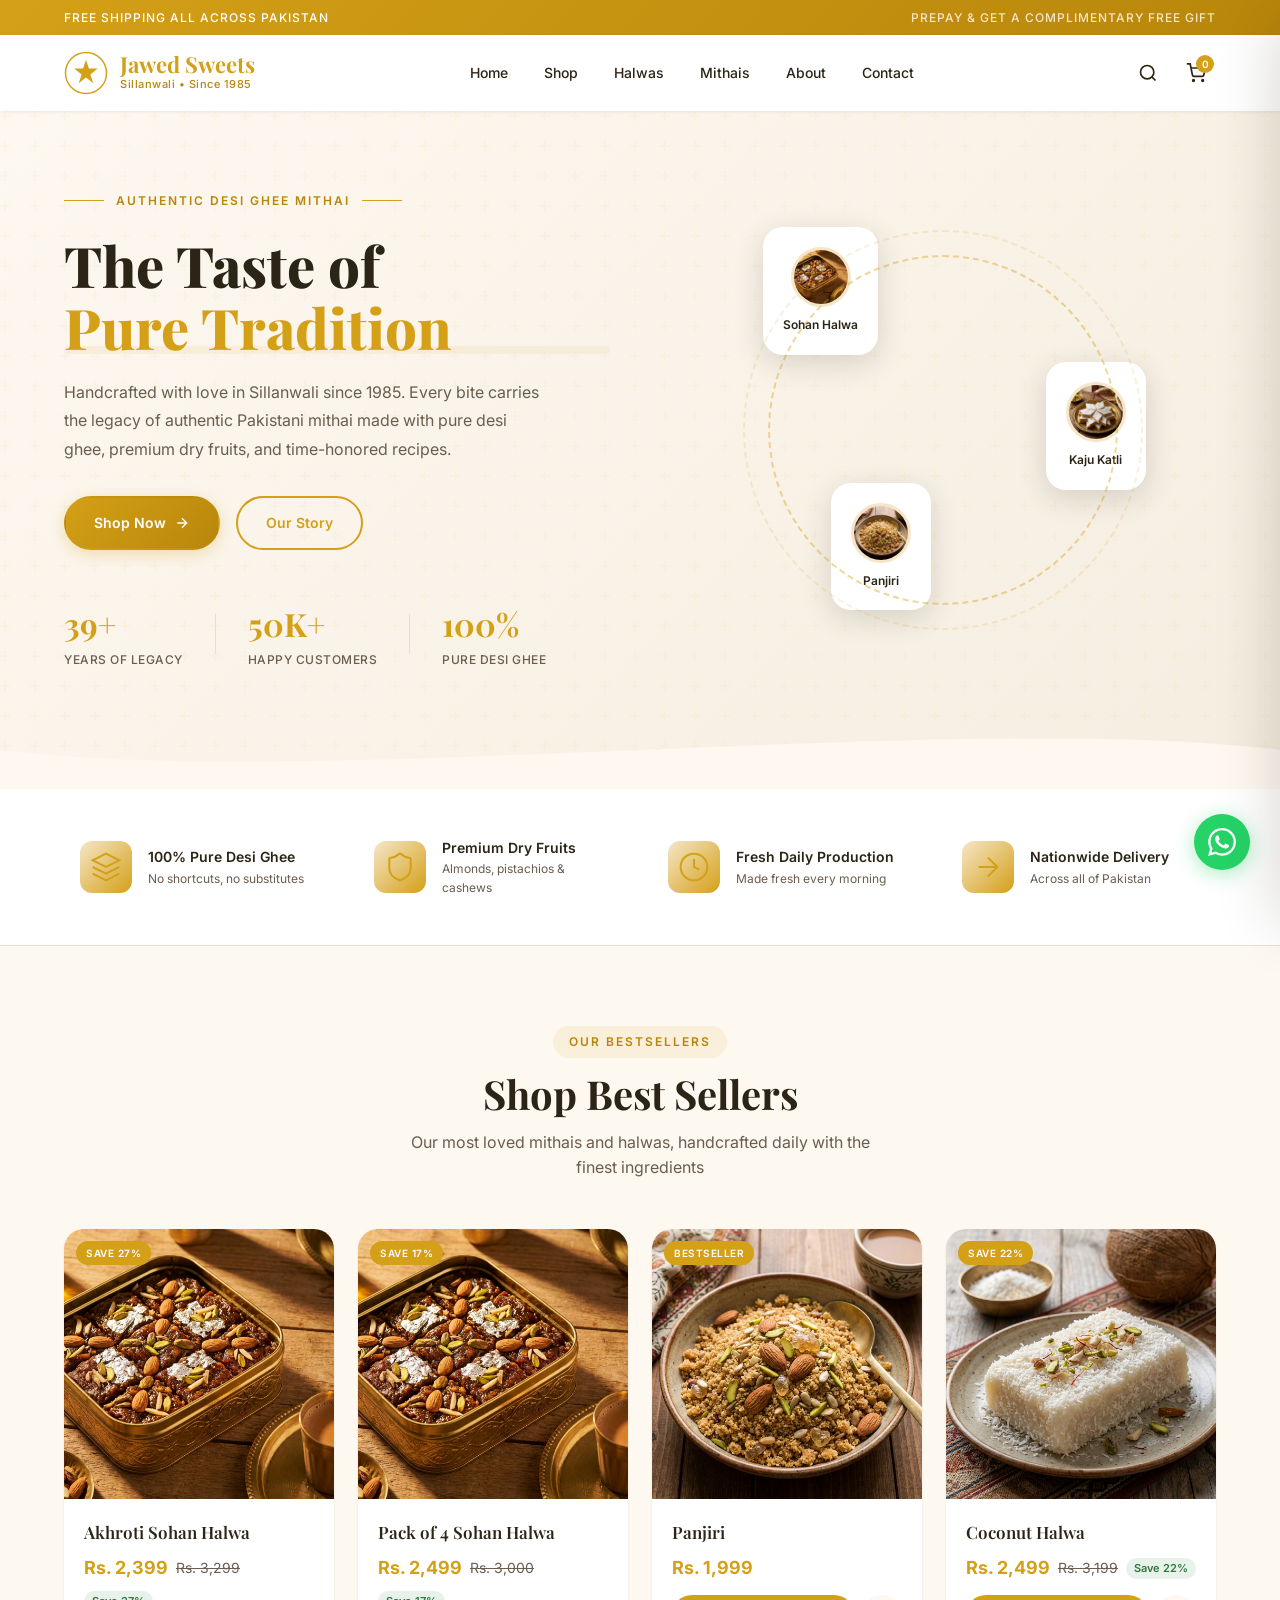
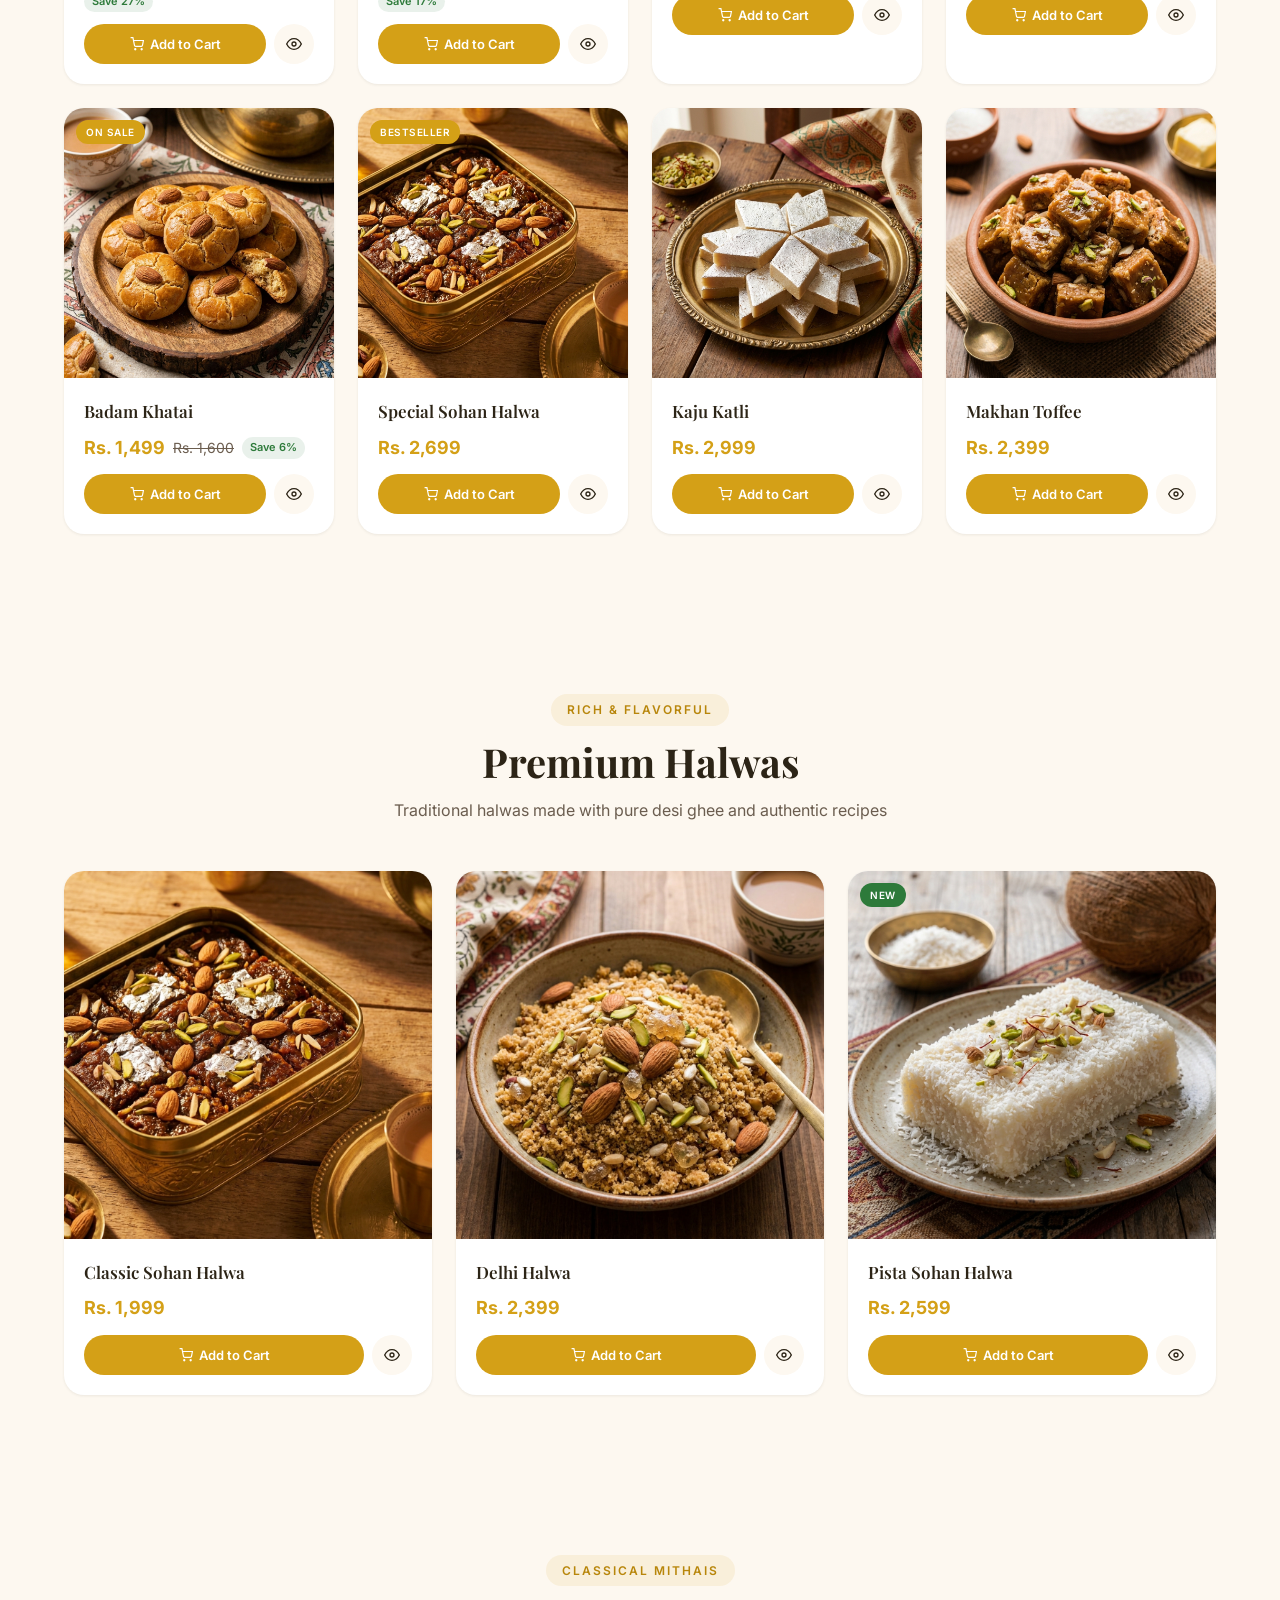
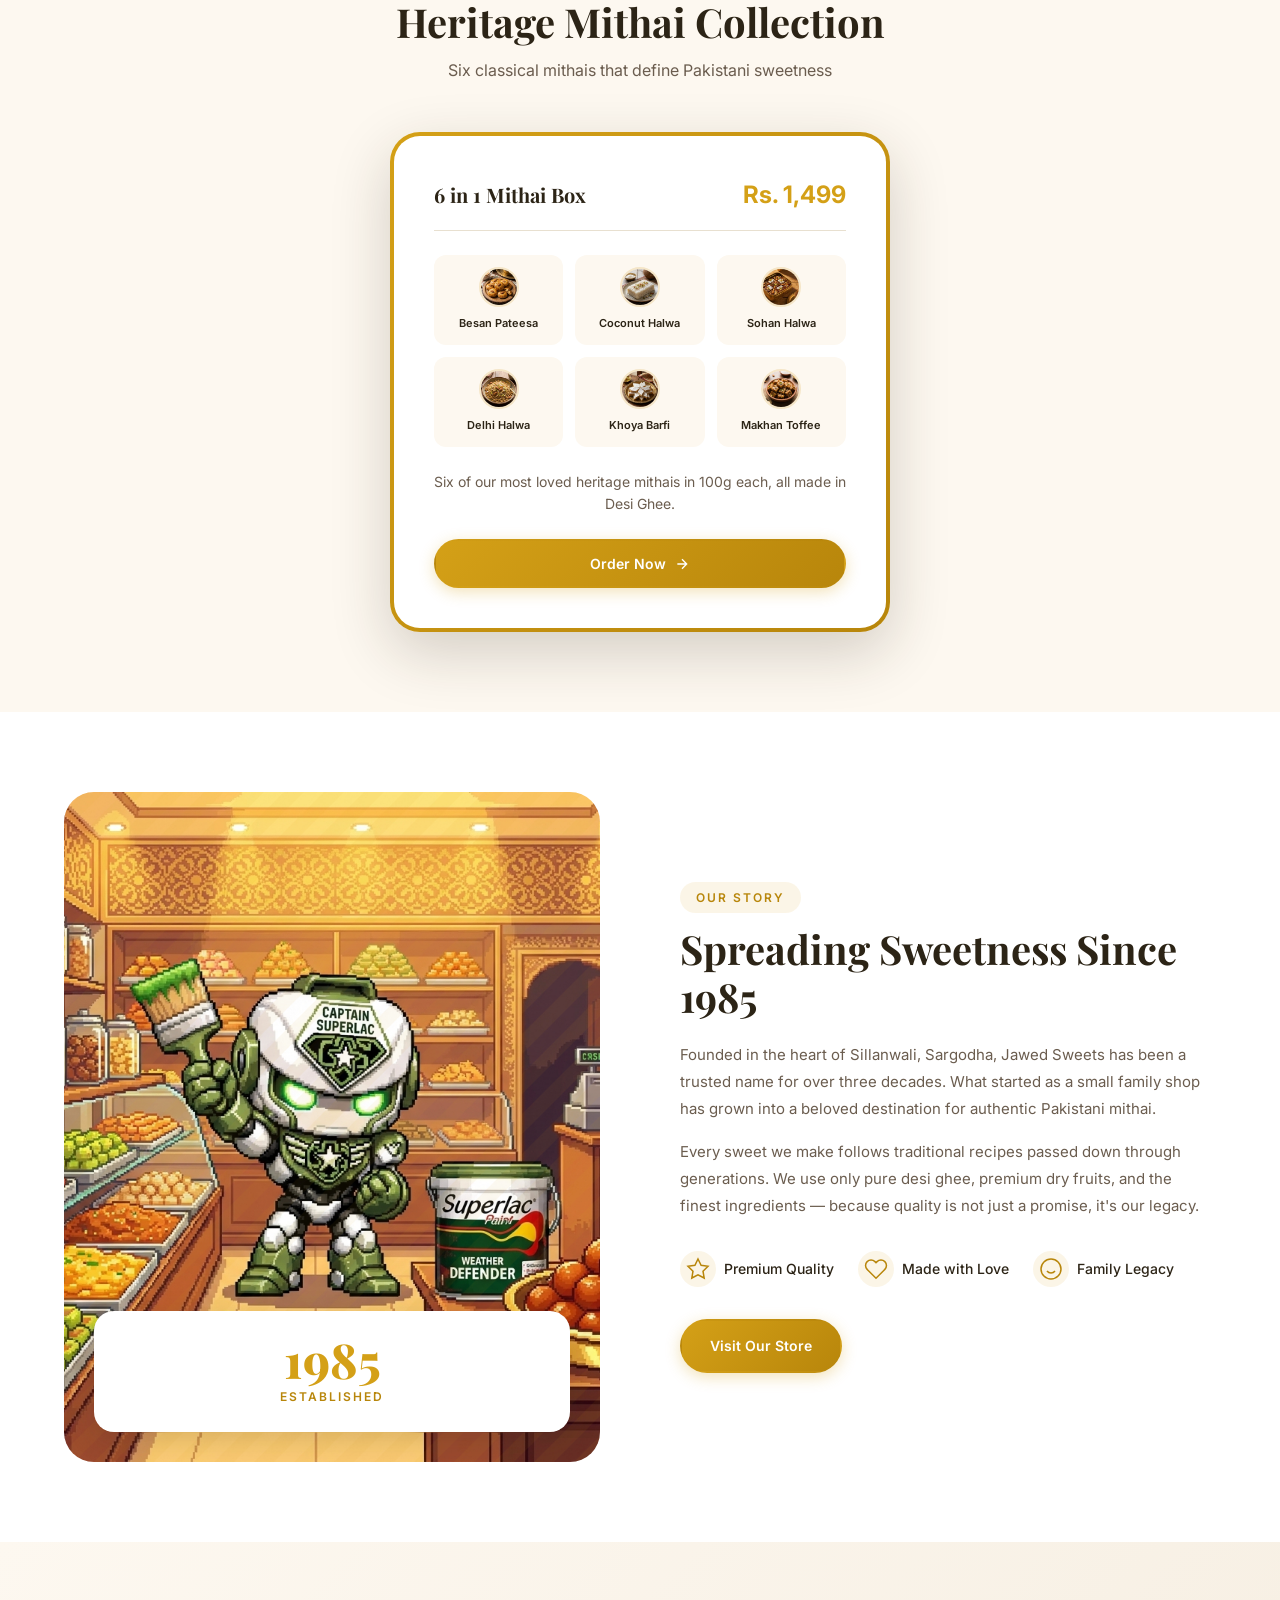
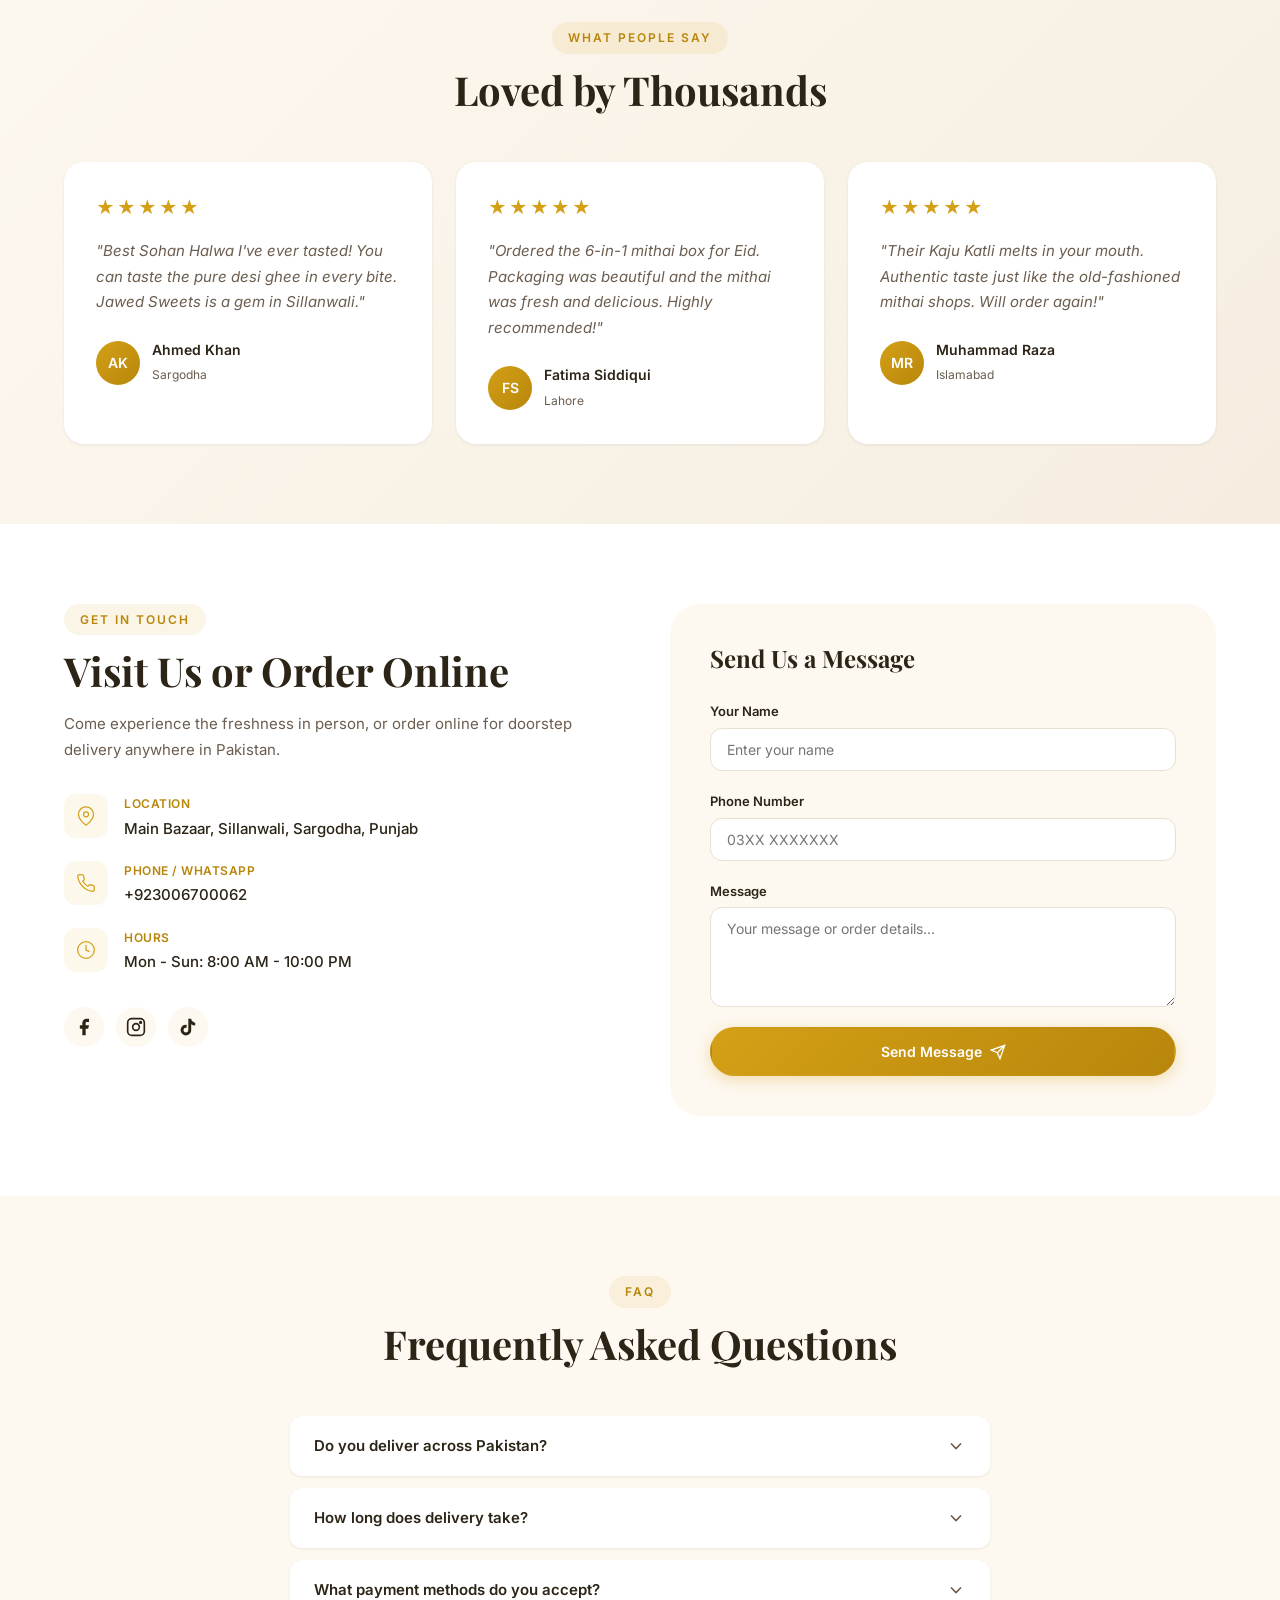
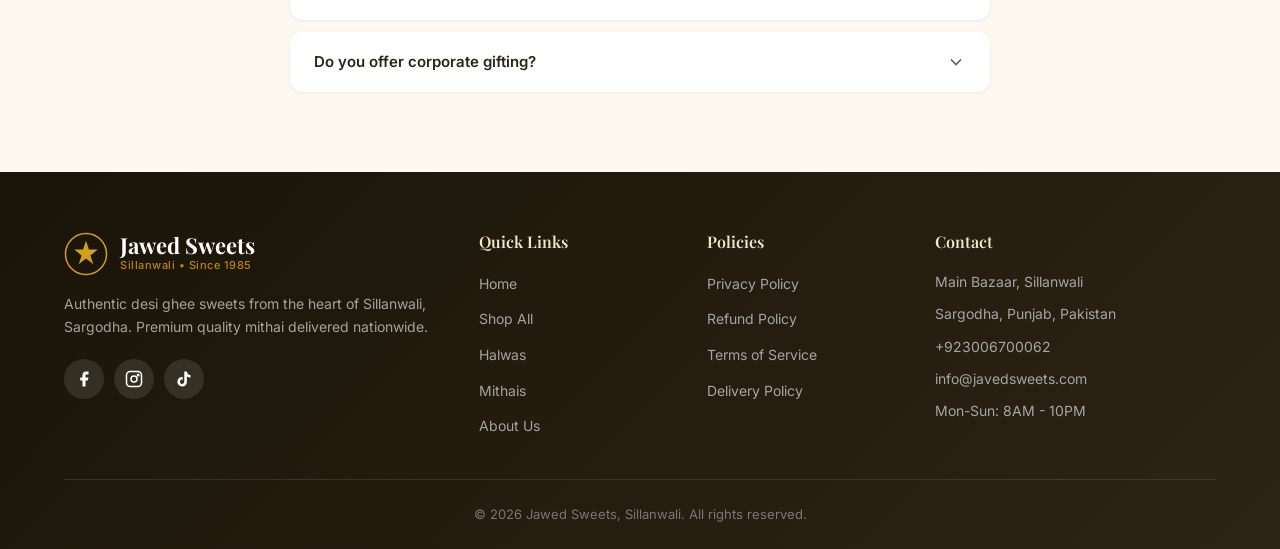
<file: index.html>
<!DOCTYPE html>
<html lang="en" dir="ltr">
<head>
    <meta charset="UTF-8">
    <meta name="viewport" content="width=device-width, initial-scale=1.0">
    <title>Jawed Sweets - Premium Desi Ghee Mithai | Sillanwali, Punjab</title>
    <meta name="description" content="Jawed Sweets - Authentic Pakistani mithai and halwa made with pure desi ghee. Sillanwali, Sargodha. Order online for nationwide delivery.">
    <link rel="preconnect" href="https://fonts.googleapis.com">
    <link rel="preconnect" href="https://fonts.gstatic.com" crossorigin>
    <link href="https://fonts.googleapis.com/css2?family=Playfair+Display:ital,wght@0,400;0,600;0,700;0,800;1,400&family=Inter:wght@300;400;500;600;700&family=Noto+Nastaliq+Urdu:wght@400;700&display=swap" rel="stylesheet">
    <link rel="stylesheet" href="css/style.css">
    <link rel="icon" type="image/svg+xml" href="assets/favicon.svg">
</head>
<body>

    <div class="top-bar">
        <div class="container">
            <span>FREE SHIPPING ALL ACROSS PAKISTAN</span>
            <span class="top-bar-right">PREPAY & GET A COMPLIMENTARY FREE GIFT</span>
        </div>
    </div>

    <header class="header" id="header">
        <div class="container header-inner">
            <button class="menu-toggle" id="menuToggle" aria-label="Open menu">
                <span></span><span></span><span></span>
            </button>
            <a href="/" class="logo">
                <svg class="logo-icon" viewBox="0 0 60 60" fill="none">
                    <circle cx="30" cy="30" r="28" stroke="currentColor" stroke-width="2"/>
                    <path d="M30 12 L34 24 L46 24 L36 32 L40 44 L30 36 L20 44 L24 32 L14 24 L26 24 Z" fill="currentColor"/>
                    <circle cx="30" cy="30" r="4" fill="#D4A017"/>
                </svg>
                <div class="logo-text">
                    <span class="logo-name">Jawed Sweets</span>
                    <span class="logo-tag">Sillanwali &bull; Since 1985</span>
                </div>
            </a>
            <nav class="nav" id="mainNav">
                <a href="#home" class="nav-link active">Home</a>
                <a href="#shop" class="nav-link">Shop</a>
                <a href="#halwas" class="nav-link">Halwas</a>
                <a href="#mithais" class="nav-link">Mithais</a>
                <a href="#about" class="nav-link">About</a>
                <a href="#contact" class="nav-link">Contact</a>
            </nav>
            <div class="header-actions">
                <button class="icon-btn" aria-label="Search">
                    <svg width="20" height="20" viewBox="0 0 24 24" fill="none" stroke="currentColor" stroke-width="2"><circle cx="11" cy="11" r="8"/><path d="m21 21-4.35-4.35"/></svg>
                </button>
                <button class="icon-btn cart-btn" aria-label="Cart">
                    <svg width="20" height="20" viewBox="0 0 24 24" fill="none" stroke="currentColor" stroke-width="2"><circle cx="9" cy="21" r="1"/><circle cx="20" cy="21" r="1"/><path d="M1 1h4l2.68 13.39a2 2 0 0 0 2 1.61h9.72a2 2 0 0 0 2-1.61L23 6H6"/></svg>
                    <span class="cart-count" id="cartCount">0</span>
                </button>
            </div>
        </div>
    </header>

    <div class="mobile-menu" id="mobileMenu">
        <button class="mobile-menu-close" id="mobileMenuClose">&times;</button>
        <nav class="mobile-nav">
            <a href="#home" class="mobile-nav-link">Home</a>
            <a href="#shop" class="mobile-nav-link">Shop</a>
            <a href="#halwas" class="mobile-nav-link">Halwas</a>
            <a href="#mithais" class="mobile-nav-link">Mithais</a>
            <a href="#about" class="mobile-nav-link">About</a>
            <a href="#contact" class="mobile-nav-link">Contact</a>
        </nav>
    </div>

    <main>
        <section class="hero" id="home">
            <div class="hero-bg-pattern"></div>
            <div class="container hero-inner">
                <div class="hero-content">
                    <div class="hero-badge">
                        <span class="badge-line"></span>
                        <span>Authentic Desi Ghee Mithai</span>
                        <span class="badge-line"></span>
                    </div>
                    <h1 class="hero-title">
                        <span class="hero-title-line">The Taste of</span>
                        <span class="hero-title-line hero-title-accent">Pure Tradition</span>
                    </h1>
                    <p class="hero-desc">Handcrafted with love in Sillanwali since 1985. Every bite carries the legacy of authentic Pakistani mithai made with pure desi ghee, premium dry fruits, and time-honored recipes.</p>
                    <div class="hero-cta">
                        <a href="#shop" class="btn btn-primary">
                            <span>Shop Now</span>
                            <svg width="16" height="16" viewBox="0 0 24 24" fill="none" stroke="currentColor" stroke-width="2"><path d="M5 12h14M12 5l7 7-7 7"/></svg>
                        </a>
                        <a href="#about" class="btn btn-outline">Our Story</a>
                    </div>
                    <div class="hero-stats">
                        <div class="stat">
                            <span class="stat-number">39+</span>
                            <span class="stat-label">Years of Legacy</span>
                        </div>
                        <div class="stat-divider"></div>
                        <div class="stat">
                            <span class="stat-number">50K+</span>
                            <span class="stat-label">Happy Customers</span>
                        </div>
                        <div class="stat-divider"></div>
                        <div class="stat">
                            <span class="stat-number">100%</span>
                            <span class="stat-label">Pure Desi Ghee</span>
                        </div>
                    </div>
                </div>
                <div class="hero-visual">
                    <div class="hero-image-wrapper">
                        <div class="hero-sweet-display">
                            <div class="sweet-card sweet-card-1">
                                <img src="assets/products/sohan-halwa.jpg" alt="Sohan Halwa">
                                <span class="sweet-name">Sohan Halwa</span>
                            </div>
                            <div class="sweet-card sweet-card-2">
                                <img src="assets/products/kaju-katli.jpg" alt="Kaju Katli">
                                <span class="sweet-name">Kaju Katli</span>
                            </div>
                            <div class="sweet-card sweet-card-3">
                                <img src="assets/products/panjiri.jpg" alt="Panjiri">
                                <span class="sweet-name">Panjiri</span>
                            </div>
                        </div>
                        <div class="hero-ring"></div>
                        <div class="hero-ring hero-ring-2"></div>
                    </div>
                </div>
            </div>
            <div class="hero-wave">
                <svg viewBox="0 0 1440 120" fill="none" preserveAspectRatio="none">
                    <path d="M0,60 C360,120 1080,0 1440,60 L1440,120 L0,120 Z" fill="#FFF8F0"/>
                </svg>
            </div>
        </section>

        <section class="features-bar">
            <div class="container">
                <div class="features-grid">
                    <div class="feature">
                        <div class="feature-icon">
                            <svg width="32" height="32" viewBox="0 0 24 24" fill="none" stroke="currentColor" stroke-width="1.5"><path d="M12 2L2 7l10 5 10-5-10-5zM2 17l10 5 10-5M2 12l10 5 10-5"/></svg>
                        </div>
                        <div class="feature-text">
                            <span class="feature-title">100% Pure Desi Ghee</span>
                            <span class="feature-desc">No shortcuts, no substitutes</span>
                        </div>
                    </div>
                    <div class="feature">
                        <div class="feature-icon">
                            <svg width="32" height="32" viewBox="0 0 24 24" fill="none" stroke="currentColor" stroke-width="1.5"><path d="M20 13c0 5-3.5 7.5-7.66 8.95a1 1 0 0 1-.67-.01C7.5 20.5 4 18 4 13V6a1 1 0 0 1 1-1c2 0 4.5-1.2 6.24-2.72a1.17 1.17 0 0 1 1.52 0C14.51 3.81 17 5 19 5a1 1 0 0 1 1 1z"/></svg>
                        </div>
                        <div class="feature-text">
                            <span class="feature-title">Premium Dry Fruits</span>
                            <span class="feature-desc">Almonds, pistachios & cashews</span>
                        </div>
                    </div>
                    <div class="feature">
                        <div class="feature-icon">
                            <svg width="32" height="32" viewBox="0 0 24 24" fill="none" stroke="currentColor" stroke-width="1.5"><circle cx="12" cy="12" r="10"/><path d="M12 6v6l4 2"/></svg>
                        </div>
                        <div class="feature-text">
                            <span class="feature-title">Fresh Daily Production</span>
                            <span class="feature-desc">Made fresh every morning</span>
                        </div>
                    </div>
                    <div class="feature">
                        <div class="feature-icon">
                            <svg width="32" height="32" viewBox="0 0 24 24" fill="none" stroke="currentColor" stroke-width="1.5"><path d="M5 12h14M12 5l7 7-7 7"/></svg>
                        </div>
                        <div class="feature-text">
                            <span class="feature-title">Nationwide Delivery</span>
                            <span class="feature-desc">Across all of Pakistan</span>
                        </div>
                    </div>
                </div>
            </div>
        </section>

        <section class="section shop-section" id="shop">
            <div class="container">
                <div class="section-header">
                    <span class="section-subtitle">Our Bestsellers</span>
                    <h2 class="section-title">Shop Best Sellers</h2>
                    <p class="section-desc">Our most loved mithais and halwas, handcrafted daily with the finest ingredients</p>
                </div>
                <div class="products-grid" id="productsGrid">
                </div>
            </div>
        </section>

        <section class="section halwa-section" id="halwas">
            <div class="container">
                <div class="section-header">
                    <span class="section-subtitle">Rich & Flavorful</span>
                    <h2 class="section-title">Premium Halwas</h2>
                    <p class="section-desc">Traditional halwas made with pure desi ghee and authentic recipes</p>
                </div>
                <div class="products-grid products-grid-halwa" id="halwaGrid">
                </div>
            </div>
        </section>

        <section class="section mithai-section" id="mithais">
            <div class="container">
                <div class="section-header">
                    <span class="section-subtitle">Classical Mithais</span>
                    <h2 class="section-title">Heritage Mithai Collection</h2>
                    <p class="section-desc">Six classical mithais that define Pakistani sweetness</p>
                </div>
                <div class="mithai-showcase">
                    <div class="mithai-box">
                        <div class="mithai-box-inner">
                            <div class="mithai-box-header">
                                <span class="mithai-box-label">6 in 1 Mithai Box</span>
                                <span class="mithai-box-price">Rs. 1,499</span>
                            </div>
                            <div class="mithai-box-items">
                                <div class="mithai-item">
                                    <img src="assets/products/badam-khatai.jpg" alt="Besan Pateesa">
                                    <span>Besan Pateesa</span>
                                </div>
                                <div class="mithai-item">
                                    <img src="assets/products/coconut-halwa.jpg" alt="Coconut Halwa">
                                    <span>Coconut Halwa</span>
                                </div>
                                <div class="mithai-item">
                                    <img src="assets/products/sohan-halwa.jpg" alt="Sohan Halwa">
                                    <span>Sohan Halwa</span>
                                </div>
                                <div class="mithai-item">
                                    <img src="assets/products/panjiri.jpg" alt="Delhi Halwa">
                                    <span>Delhi Halwa</span>
                                </div>
                                <div class="mithai-item">
                                    <img src="assets/products/kaju-katli.jpg" alt="Khoya Barfi">
                                    <span>Khoya Barfi</span>
                                </div>
                                <div class="mithai-item">
                                    <img src="assets/products/makhan-toffee.jpg" alt="Makhan Toffee">
                                    <span>Makhan Toffee</span>
                                </div>
                            </div>
                            <p class="mithai-box-desc">Six of our most loved heritage mithais in 100g each, all made in Desi Ghee.</p>
                            <button class="btn btn-primary btn-block" onclick="addToCart('6 in 1 Mithai Box', 1499)">
                                <span>Order Now</span>
                                <svg width="16" height="16" viewBox="0 0 24 24" fill="none" stroke="currentColor" stroke-width="2"><path d="M5 12h14M12 5l7 7-7 7"/></svg>
                            </button>
                        </div>
                    </div>
                </div>
            </div>
        </section>

        <section class="section about-section" id="about">
            <div class="container about-inner">
                <div class="about-visual">
                    <div class="about-image-frame">
                        <img src="assets/products/sweet-shop.jpg" alt="Jawed Sweets Store">
                        <div class="about-pattern"></div>
                        <div class="about-content-overlay">
                            <span class="about-year">1985</span>
                            <span class="about-year-label">Established</span>
                        </div>
                    </div>
                </div>
                <div class="about-content">
                    <span class="section-subtitle">Our Story</span>
                    <h2 class="section-title">Spreading Sweetness Since 1985</h2>
                    <p class="about-text">Founded in the heart of Sillanwali, Sargodha, Jawed Sweets has been a trusted name for over three decades. What started as a small family shop has grown into a beloved destination for authentic Pakistani mithai.</p>
                    <p class="about-text">Every sweet we make follows traditional recipes passed down through generations. We use only pure desi ghee, premium dry fruits, and the finest ingredients — because quality is not just a promise, it's our legacy.</p>
                    <div class="about-highlights">
                        <div class="about-highlight">
                            <span class="highlight-icon">
                                <svg width="24" height="24" viewBox="0 0 24 24" fill="none" stroke="currentColor" stroke-width="1.5"><path d="M12 2l3.09 6.26L22 9.27l-5 4.87 1.18 6.88L12 17.77l-6.18 3.25L7 14.14 2 9.27l6.91-1.01L12 2z"/></svg>
                            </span>
                            <span>Premium Quality</span>
                        </div>
                        <div class="about-highlight">
                            <span class="highlight-icon">
                                <svg width="24" height="24" viewBox="0 0 24 24" fill="none" stroke="currentColor" stroke-width="1.5"><path d="M20.84 4.61a5.5 5.5 0 0 0-7.78 0L12 5.67l-1.06-1.06a5.5 5.5 0 0 0-7.78 7.78l1.06 1.06L12 21.23l7.78-7.78 1.06-1.06a5.5 5.5 0 0 0 0-7.78z"/></svg>
                            </span>
                            <span>Made with Love</span>
                        </div>
                        <div class="about-highlight">
                            <span class="highlight-icon">
                                <svg width="24" height="24" viewBox="0 0 24 24" fill="none" stroke="currentColor" stroke-width="1.5"><circle cx="12" cy="12" r="10"/><path d="M8 14s1.5 2 4 2 4-2 4-2M9 9h.01M15 9h.01"/></svg>
                            </span>
                            <span>Family Legacy</span>
                        </div>
                    </div>
                    <a href="#contact" class="btn btn-primary">Visit Our Store</a>
                </div>
            </div>
        </section>

        <section class="section testimonials-section">
            <div class="container">
                <div class="section-header">
                    <span class="section-subtitle">What People Say</span>
                    <h2 class="section-title">Loved by Thousands</h2>
                </div>
                <div class="testimonials-grid">
                    <div class="testimonial-card">
                        <div class="testimonial-stars">★★★★★</div>
                        <p class="testimonial-text">"Best Sohan Halwa I've ever tasted! You can taste the pure desi ghee in every bite. Jawed Sweets is a gem in Sillanwali."</p>
                        <div class="testimonial-author">
                            <div class="testimonial-avatar">AK</div>
                            <div>
                                <span class="testimonial-name">Ahmed Khan</span>
                                <span class="testimonial-location">Sargodha</span>
                            </div>
                        </div>
                    </div>
                    <div class="testimonial-card">
                        <div class="testimonial-stars">★★★★★</div>
                        <p class="testimonial-text">"Ordered the 6-in-1 mithai box for Eid. Packaging was beautiful and the mithai was fresh and delicious. Highly recommended!"</p>
                        <div class="testimonial-author">
                            <div class="testimonial-avatar">FS</div>
                            <div>
                                <span class="testimonial-name">Fatima Siddiqui</span>
                                <span class="testimonial-location">Lahore</span>
                            </div>
                        </div>
                    </div>
                    <div class="testimonial-card">
                        <div class="testimonial-stars">★★★★★</div>
                        <p class="testimonial-text">"Their Kaju Katli melts in your mouth. Authentic taste just like the old-fashioned mithai shops. Will order again!"</p>
                        <div class="testimonial-author">
                            <div class="testimonial-avatar">MR</div>
                            <div>
                                <span class="testimonial-name">Muhammad Raza</span>
                                <span class="testimonial-location">Islamabad</span>
                            </div>
                        </div>
                    </div>
                </div>
            </div>
        </section>

        <section class="section contact-section" id="contact">
            <div class="container contact-inner">
                <div class="contact-info">
                    <span class="section-subtitle">Get in Touch</span>
                    <h2 class="section-title">Visit Us or Order Online</h2>
                    <p class="contact-desc">Come experience the freshness in person, or order online for doorstep delivery anywhere in Pakistan.</p>
                    <div class="contact-details">
                        <div class="contact-item">
                            <div class="contact-icon">
                                <svg width="20" height="20" viewBox="0 0 24 24" fill="none" stroke="currentColor" stroke-width="1.5"><path d="M21 10c0 7-9 13-9 13s-9-6-9-13a9 9 0 0 1 18 0z"/><circle cx="12" cy="10" r="3"/></svg>
                            </div>
                            <div>
                                <span class="contact-label">Location</span>
                                <span class="contact-value">Main Bazaar, Sillanwali, Sargodha, Punjab</span>
                            </div>
                        </div>
                        <div class="contact-item">
                            <div class="contact-icon">
                                <svg width="20" height="20" viewBox="0 0 24 24" fill="none" stroke="currentColor" stroke-width="1.5"><path d="M22 16.92v3a2 2 0 0 1-2.18 2 19.79 19.79 0 0 1-8.63-3.07 19.5 19.5 0 0 1-6-6 19.79 19.79 0 0 1-3.07-8.67A2 2 0 0 1 4.11 2h3a2 2 0 0 1 2 1.72 12.84 12.84 0 0 0 .7 2.81 2 2 0 0 1-.45 2.11L8.09 9.91a16 16 0 0 0 6 6l1.27-1.27a2 2 0 0 1 2.11-.45 12.84 12.84 0 0 0 2.81.7A2 2 0 0 1 22 16.92z"/></svg>
                            </div>
                            <div>
                                <span class="contact-label">Phone / WhatsApp</span>
                                <span class="contact-value">+923006700062</span>
                            </div>
                        </div>
                        <div class="contact-item">
                            <div class="contact-icon">
                                <svg width="20" height="20" viewBox="0 0 24 24" fill="none" stroke="currentColor" stroke-width="1.5"><circle cx="12" cy="12" r="10"/><path d="M12 6v6l4 2"/></svg>
                            </div>
                            <div>
                                <span class="contact-label">Hours</span>
                                <span class="contact-value">Mon - Sun: 8:00 AM - 10:00 PM</span>
                            </div>
                        </div>
                    </div>
                    <div class="contact-social">
                        <a href="#" class="social-link" aria-label="Facebook">
                            <svg width="20" height="20" viewBox="0 0 24 24" fill="currentColor"><path d="M18 2h-3a5 5 0 0 0-5 5v3H7v4h3v8h4v-8h3l1-4h-4V7a1 1 0 0 1 1-1h3z"/></svg>
                        </a>
                        <a href="#" class="social-link" aria-label="Instagram">
                            <svg width="20" height="20" viewBox="0 0 24 24" fill="none" stroke="currentColor" stroke-width="2"><rect x="2" y="2" width="20" height="20" rx="5"/><circle cx="12" cy="12" r="4"/><circle cx="17.5" cy="6.5" r="1" fill="currentColor"/></svg>
                        </a>
                        <a href="#" class="social-link" aria-label="TikTok">
                            <svg width="20" height="20" viewBox="0 0 24 24" fill="currentColor"><path d="M19.59 6.69a4.83 4.83 0 0 1-3.77-4.25V2h-3.45v13.67a2.89 2.89 0 0 1-5.2 1.74 2.89 2.89 0 0 1 2.31-4.64 2.93 2.93 0 0 1 .88.13V9.4a6.84 6.84 0 0 0-1-.05A6.33 6.33 0 0 0 5 20.1a6.34 6.34 0 0 0 10.86-4.43v-7a8.16 8.16 0 0 0 4.77 1.52v-3.4a4.85 4.85 0 0 1-1-.1z"/></svg>
                        </a>
                    </div>
                </div>
                <div class="contact-form-wrapper">
                    <form class="contact-form" id="contactForm">
                        <h3 class="form-title">Send Us a Message</h3>
                        <div class="form-group">
                            <label for="name">Your Name</label>
                            <input type="text" id="name" name="name" placeholder="Enter your name" required>
                        </div>
                        <div class="form-group">
                            <label for="phone">Phone Number</label>
                            <input type="tel" id="phone" name="phone" placeholder="03XX XXXXXXX" required>
                        </div>
                        <div class="form-group">
                            <label for="message">Message</label>
                            <textarea id="message" name="message" rows="4" placeholder="Your message or order details..." required></textarea>
                        </div>
                        <button type="submit" class="btn btn-primary btn-block">
                            <span>Send Message</span>
                            <svg width="16" height="16" viewBox="0 0 24 24" fill="none" stroke="currentColor" stroke-width="2"><path d="M22 2L11 13M22 2l-7 20-4-9-9-4 20-7z"/></svg>
                        </button>
                    </form>
                </div>
            </div>
        </section>

        <section class="section faq-section">
            <div class="container">
                <div class="section-header">
                    <span class="section-subtitle">FAQ</span>
                    <h2 class="section-title">Frequently Asked Questions</h2>
                </div>
                <div class="faq-grid">
                    <div class="faq-item">
                        <button class="faq-question" onclick="toggleFaq(this)">
                            <span>Do you deliver across Pakistan?</span>
                            <svg class="faq-chevron" width="20" height="20" viewBox="0 0 24 24" fill="none" stroke="currentColor" stroke-width="2"><path d="m6 9 6 6 6-6"/></svg>
                        </button>
                        <div class="faq-answer">
                            <p>Yes! We deliver to all cities and towns across Pakistan. Delivery charges vary by location and are calculated at checkout.</p>
                        </div>
                    </div>
                    <div class="faq-item">
                        <button class="faq-question" onclick="toggleFaq(this)">
                            <span>How long does delivery take?</span>
                            <svg class="faq-chevron" width="20" height="20" viewBox="0 0 24 24" fill="none" stroke="currentColor" stroke-width="2"><path d="m6 9 6 6 6-6"/></svg>
                        </button>
                        <div class="faq-answer">
                            <p>Within Sargodha: Same day. Major cities (Lahore, Islamabad, Karachi): 2-3 business days. Other cities: 3-5 business days.</p>
                        </div>
                    </div>
                    <div class="faq-item">
                        <button class="faq-question" onclick="toggleFaq(this)">
                            <span>What payment methods do you accept?</span>
                            <svg class="faq-chevron" width="20" height="20" viewBox="0 0 24 24" fill="none" stroke="currentColor" stroke-width="2"><path d="m6 9 6 6 6-6"/></svg>
                        </button>
                        <div class="faq-answer">
                            <p>We accept Cash on Delivery (COD), bank transfer, JazzCash, and EasyPaisa. Prepaid orders get a complimentary free gift!</p>
                        </div>
                    </div>
                    <div class="faq-item">
                        <button class="faq-question" onclick="toggleFaq(this)">
                            <span>Do you offer corporate gifting?</span>
                            <svg class="faq-chevron" width="20" height="20" viewBox="0 0 24 24" fill="none" stroke="currentColor" stroke-width="2"><path d="m6 9 6 6 6-6"/></svg>
                        </button>
                        <div class="faq-answer">
                            <p>Absolutely! We offer custom mithai boxes for weddings, corporate events, and special occasions. Contact us for bulk pricing and custom packaging.</p>
                        </div>
                    </div>
                </div>
            </div>
        </section>
    </main>

    <footer class="footer">
        <div class="container">
            <div class="footer-grid">
                <div class="footer-col footer-brand">
                    <a href="/" class="logo logo-footer">
                        <svg class="logo-icon" viewBox="0 0 60 60" fill="none">
                            <circle cx="30" cy="30" r="28" stroke="currentColor" stroke-width="2"/>
                            <path d="M30 12 L34 24 L46 24 L36 32 L40 44 L30 36 L20 44 L24 32 L14 24 L26 24 Z" fill="currentColor"/>
                            <circle cx="30" cy="30" r="4" fill="#D4A017"/>
                        </svg>
                        <div class="logo-text">
                            <span class="logo-name">Jawed Sweets</span>
                            <span class="logo-tag">Sillanwali &bull; Since 1985</span>
                        </div>
                    </a>
                    <p class="footer-desc">Authentic desi ghee sweets from the heart of Sillanwali, Sargodha. Premium quality mithai delivered nationwide.</p>
                    <div class="footer-social">
                        <a href="#" class="social-link" aria-label="Facebook"><svg width="18" height="18" viewBox="0 0 24 24" fill="currentColor"><path d="M18 2h-3a5 5 0 0 0-5 5v3H7v4h3v8h4v-8h3l1-4h-4V7a1 1 0 0 1 1-1h3z"/></svg></a>
                        <a href="#" class="social-link" aria-label="Instagram"><svg width="18" height="18" viewBox="0 0 24 24" fill="none" stroke="currentColor" stroke-width="2"><rect x="2" y="2" width="20" height="20" rx="5"/><circle cx="12" cy="12" r="4"/><circle cx="17.5" cy="6.5" r="1" fill="currentColor"/></svg></a>
                        <a href="#" class="social-link" aria-label="TikTok"><svg width="18" height="18" viewBox="0 0 24 24" fill="currentColor"><path d="M19.59 6.69a4.83 4.83 0 0 1-3.77-4.25V2h-3.45v13.67a2.89 2.89 0 0 1-5.2 1.74 2.89 2.89 0 0 1 2.31-4.64 2.93 2.93 0 0 1 .88.13V9.4a6.84 6.84 0 0 0-1-.05A6.33 6.33 0 0 0 5 20.1a6.34 6.34 0 0 0 10.86-4.43v-7a8.16 8.16 0 0 0 4.77 1.52v-3.4a4.85 4.85 0 0 1-1-.1z"/></svg></a>
                    </div>
                </div>
                <div class="footer-col">
                    <h4 class="footer-heading">Quick Links</h4>
                    <ul class="footer-links">
                        <li><a href="#home">Home</a></li>
                        <li><a href="#shop">Shop All</a></li>
                        <li><a href="#halwas">Halwas</a></li>
                        <li><a href="#mithais">Mithais</a></li>
                        <li><a href="#about">About Us</a></li>
                    </ul>
                </div>
                <div class="footer-col">
                    <h4 class="footer-heading">Policies</h4>
                    <ul class="footer-links">
                        <li><a href="#">Privacy Policy</a></li>
                        <li><a href="#">Refund Policy</a></li>
                        <li><a href="#">Terms of Service</a></li>
                        <li><a href="#">Delivery Policy</a></li>
                    </ul>
                </div>
                <div class="footer-col">
                    <h4 class="footer-heading">Contact</h4>
                    <ul class="footer-contact">
                        <li>Main Bazaar, Sillanwali</li>
                        <li>Sargodha, Punjab, Pakistan</li>
                        <li>+923006700062</li>
                        <li>info@javedsweets.com</li>
                        <li>Mon-Sun: 8AM - 10PM</li>
                    </ul>
                </div>
            </div>
            <div class="footer-bottom">
                <p>&copy; 2026 Jawed Sweets, Sillanwali. All rights reserved.</p>
            </div>
        </div>
    </footer>

    <div class="cart-sidebar" id="cartSidebar">
        <div class="cart-sidebar-header">
            <h3>Your Cart</h3>
            <button class="cart-close" id="cartClose">&times;</button>
        </div>
        <div class="cart-items" id="cartItems">
            <p class="cart-empty">Your cart is empty</p>
        </div>
        <div class="cart-sidebar-footer">
            <div class="cart-total">
                <span>Total:</span>
                <span class="cart-total-amount" id="cartTotal">Rs. 0</span>
            </div>
            <button class="btn btn-primary btn-block" onclick="checkout()">Checkout</button>
        </div>
    </div>
    <div class="cart-overlay" id="cartOverlay"></div>

    <div class="toast" id="toast"></div>

    <a href="https://wa.me/923006700062?text=Hi%20Jawed%20Sweets!%20I%20would%20like%20to%20place%20an%20order." class="whatsapp-float" target="_blank" rel="noopener" aria-label="Chat on WhatsApp">
        <svg viewBox="0 0 24 24" fill="currentColor"><path d="M17.472 14.382c-.297-.149-1.758-.867-2.03-.967-.273-.099-.471-.148-.67.15-.197.297-.767.966-.94 1.164-.173.199-.347.223-.644.075-.297-.15-1.255-.463-2.39-1.475-.883-.788-1.48-1.761-1.653-2.059-.173-.297-.018-.458.13-.606.134-.133.298-.347.446-.52.149-.174.198-.298.298-.497.099-.198.05-.371-.025-.52-.075-.149-.669-1.612-.916-2.207-.242-.579-.487-.5-.669-.51-.173-.008-.371-.01-.57-.01-.198 0-.52.074-.792.372-.272.297-1.04 1.016-1.04 2.479 0 1.462 1.065 2.875 1.213 3.074.149.198 2.096 3.2 5.077 4.487.709.306 1.262.489 1.694.625.712.227 1.36.195 1.871.118.571-.085 1.758-.719 2.006-1.413.248-.694.248-1.289.173-1.413-.074-.124-.272-.198-.57-.347m-5.421 7.403h-.004a9.87 9.87 0 01-5.031-1.378l-.361-.214-3.741.982.998-3.648-.235-.374a9.86 9.86 0 01-1.51-5.26c.001-5.45 4.436-9.884 9.888-9.884 2.64 0 5.122 1.03 6.988 2.898a9.825 9.825 0 012.893 6.994c-.003 5.45-4.437 9.884-9.885 9.884m8.413-18.297A11.815 11.815 0 0012.05 0C5.495 0 .16 5.335.157 11.892c0 2.096.547 4.142 1.588 5.945L.057 24l6.305-1.654a11.882 11.882 0 005.683 1.448h.005c6.554 0 11.89-5.335 11.893-11.893a11.821 11.821 0 00-3.48-8.413z"/></svg>
    </a>

    <script src="js/main.js"></script>
</body>
</html>
</file>
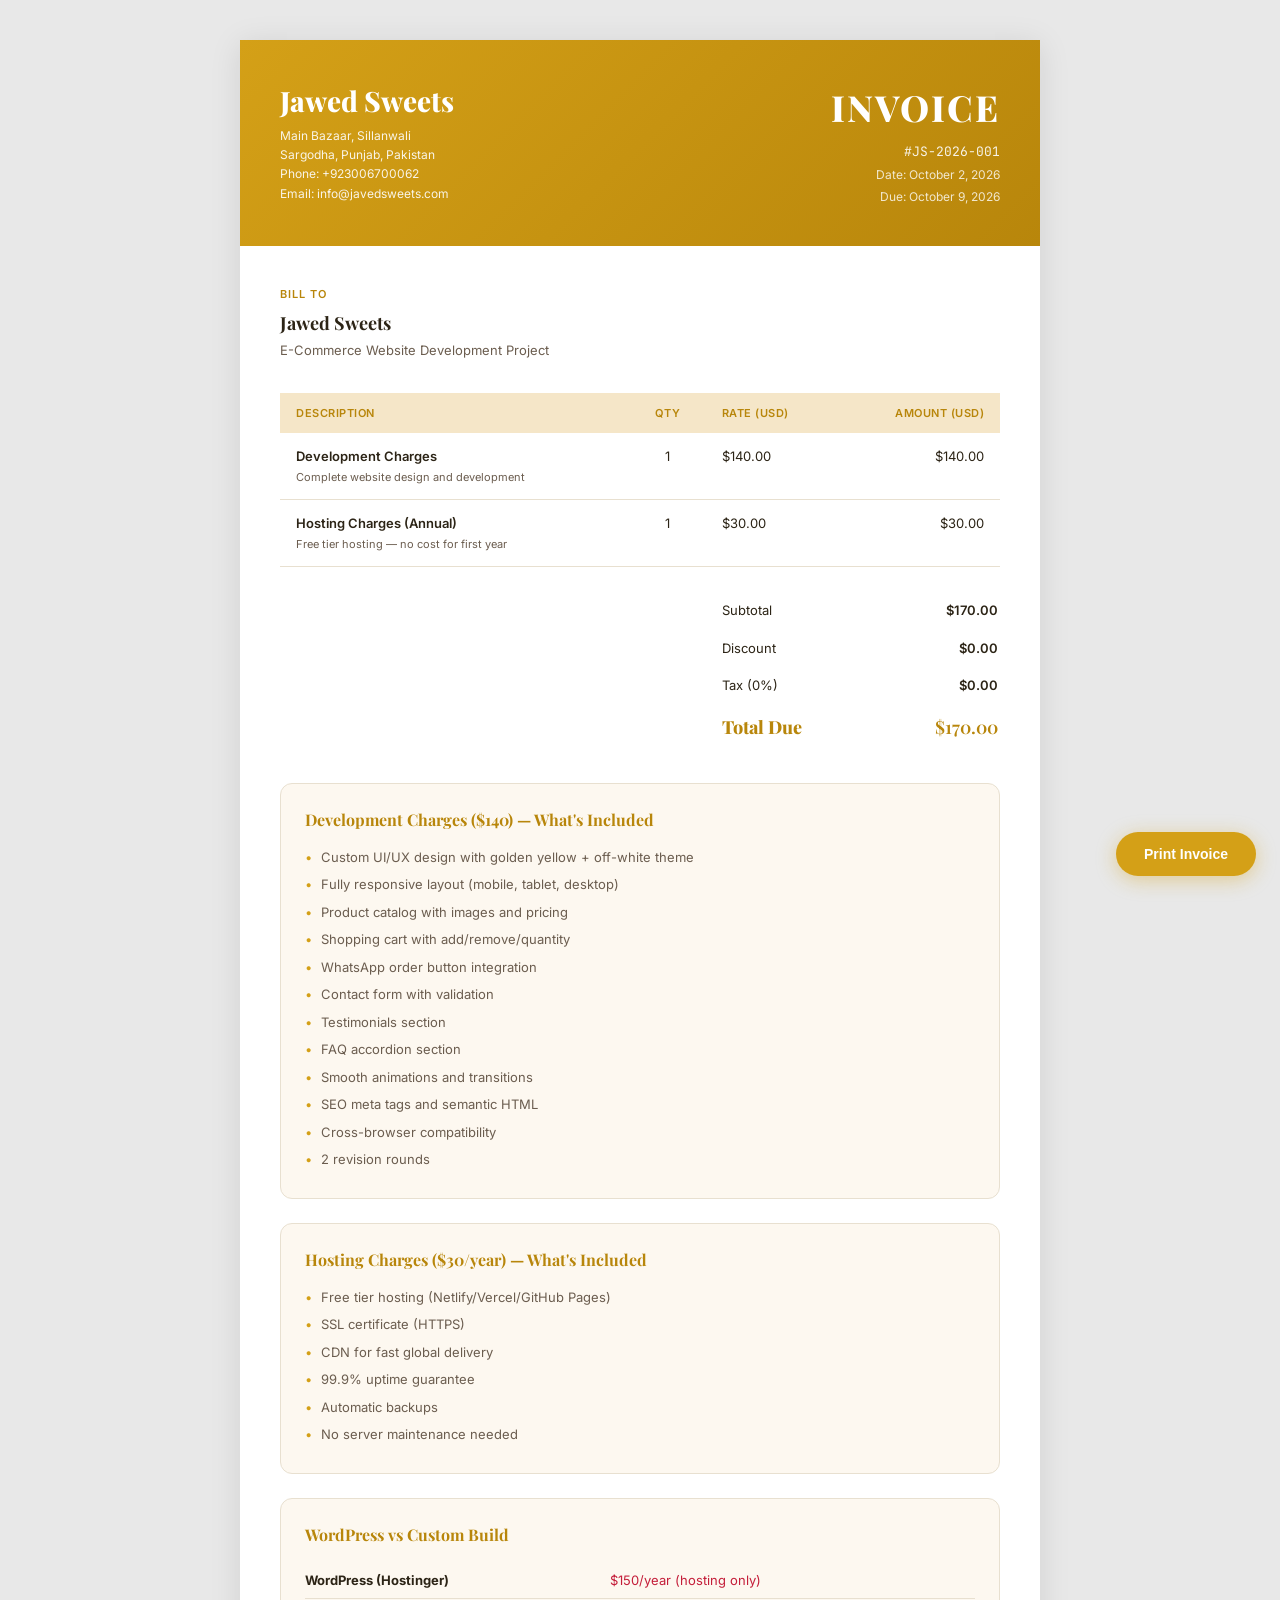
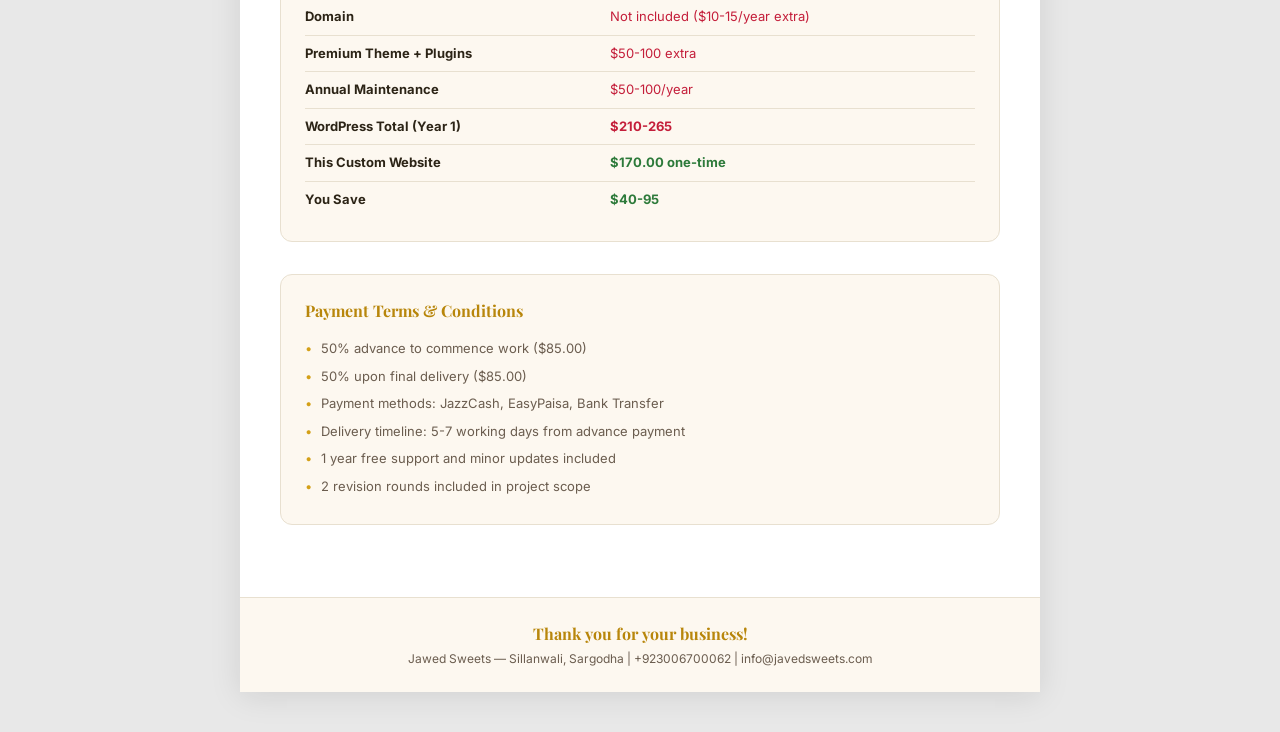
<file: cost-breakdown.html>
<!DOCTYPE html>
<html lang="en">
<head>
    <meta charset="UTF-8">
    <meta name="viewport" content="width=device-width, initial-scale=1.0">
    <title>Invoice - Jawed Sweets</title>
    <link href="https://fonts.googleapis.com/css2?family=Playfair+Display:wght@600;700;800&family=Inter:wght@300;400;500;600;700&family=JetBrains+Mono:wght@400;500;600&display=swap" rel="stylesheet">
    <style>
        :root {
            --gold: #D4A017;
            --gold-dark: #B8860B;
            --gold-light: #F5E6C8;
            --cream: #FDF8F0;
            --text: #2C2416;
            --text-light: #6B5D4F;
            --white: #FFFFFF;
            --border: #E8E0D0;
            --green: #2D7A3A;
            --red: #C41E3A;
        }
        * { margin: 0; padding: 0; box-sizing: border-box; }
        body {
            font-family: 'Inter', sans-serif;
            background: #E8E8E8;
            color: var(--text);
            line-height: 1.5;
        }
        .invoice-wrapper {
            max-width: 800px;
            margin: 40px auto;
            background: var(--white);
            box-shadow: 0 4px 30px rgba(0,0,0,0.1);
        }
        .invoice-header {
            background: linear-gradient(135deg, var(--gold), var(--gold-dark));
            color: var(--white);
            padding: 40px;
            display: flex;
            justify-content: space-between;
            align-items: flex-start;
        }
        .company-info h1 {
            font-family: 'Playfair Display', serif;
            font-size: 28px;
            font-weight: 800;
            margin-bottom: 4px;
        }
        .company-info p {
            font-size: 12px;
            opacity: 0.9;
            line-height: 1.6;
        }
        .invoice-meta { text-align: right; }
        .invoice-meta .invoice-title {
            font-family: 'Playfair Display', serif;
            font-size: 36px;
            font-weight: 800;
            letter-spacing: 2px;
            margin-bottom: 8px;
        }
        .invoice-meta .invoice-number {
            font-family: 'JetBrains Mono', monospace;
            font-size: 13px;
            opacity: 0.9;
        }
        .invoice-meta .invoice-date {
            font-size: 12px;
            opacity: 0.8;
            margin-top: 4px;
        }
        .invoice-body { padding: 40px; }
        .bill-to { margin-bottom: 32px; }
        .bill-to h3 {
            font-size: 11px;
            font-weight: 600;
            text-transform: uppercase;
            letter-spacing: 1px;
            color: var(--gold-dark);
            margin-bottom: 8px;
        }
        .bill-to .client-name {
            font-family: 'Playfair Display', serif;
            font-size: 18px;
            font-weight: 700;
        }
        .bill-to .client-details {
            font-size: 13px;
            color: var(--text-light);
            margin-top: 4px;
        }
        .items-table {
            width: 100%;
            border-collapse: collapse;
            margin-bottom: 24px;
        }
        .items-table thead { background: var(--gold-light); }
        .items-table th {
            padding: 12px 16px;
            text-align: left;
            font-size: 11px;
            font-weight: 600;
            text-transform: uppercase;
            letter-spacing: 0.5px;
            color: var(--gold-dark);
        }
        .items-table th:last-child,
        .items-table td:last-child { text-align: right; }
        .items-table td {
            padding: 14px 16px;
            border-bottom: 1px solid var(--border);
            font-size: 13px;
            vertical-align: top;
        }
        .items-table .item-name { font-weight: 600; }
        .items-table .item-desc {
            font-size: 11px;
            color: var(--text-light);
            margin-top: 2px;
        }
        .items-table .item-qty { text-align: center; }
        .totals-section {
            display: flex;
            justify-content: flex-end;
            margin-bottom: 32px;
        }
        .totals-table { width: 280px; }
        .totals-table tr td {
            padding: 8px 0;
            font-size: 13px;
        }
        .totals-table tr td:last-child {
            text-align: right;
            font-weight: 600;
        }
        .totals-table .grand-total {
            border-top: 2px solid var(--gold);
            padding-top: 12px;
            margin-top: 8px;
        }
        .totals-table .grand-total td {
            font-size: 18px;
            font-weight: 800;
            color: var(--gold-dark);
            font-family: 'Playfair Display', serif;
        }
        .breakdown-section {
            background: var(--cream);
            border-radius: 12px;
            padding: 24px;
            margin-bottom: 24px;
            border: 1px solid var(--border);
        }
        .breakdown-section h3 {
            font-family: 'Playfair Display', serif;
            font-size: 16px;
            font-weight: 700;
            margin-bottom: 12px;
            color: var(--gold-dark);
        }
        .breakdown-section ul {
            list-style: none;
            font-size: 13px;
            color: var(--text-light);
        }
        .breakdown-section ul li {
            padding: 4px 0;
            padding-left: 16px;
            position: relative;
        }
        .breakdown-section ul li::before {
            content: '\2022';
            position: absolute;
            left: 0;
            color: var(--gold);
        }
        .comparison-section {
            background: var(--cream);
            border-radius: 12px;
            padding: 24px;
            margin-bottom: 32px;
            border: 1px solid var(--border);
        }
        .comparison-section h3 {
            font-family: 'Playfair Display', serif;
            font-size: 16px;
            font-weight: 700;
            margin-bottom: 16px;
            color: var(--gold-dark);
        }
        .comparison-table { width: 100%; border-collapse: collapse; }
        .comparison-table td {
            padding: 8px 0;
            font-size: 13px;
            border-bottom: 1px solid var(--border);
        }
        .comparison-table tr:last-child td { border-bottom: none; }
        .comparison-table .wp-cost { color: var(--red); }
        .comparison-table .custom-cost { color: var(--green); font-weight: 600; }
        .payment-terms {
            background: var(--cream);
            border-radius: 12px;
            padding: 24px;
            margin-bottom: 32px;
            border: 1px solid var(--border);
        }
        .payment-terms h3 {
            font-family: 'Playfair Display', serif;
            font-size: 16px;
            font-weight: 700;
            margin-bottom: 12px;
            color: var(--gold-dark);
        }
        .payment-terms ul {
            list-style: none;
            font-size: 13px;
            color: var(--text-light);
        }
        .payment-terms ul li {
            padding: 4px 0;
            padding-left: 16px;
            position: relative;
        }
        .payment-terms ul li::before {
            content: '\2022';
            position: absolute;
            left: 0;
            color: var(--gold);
        }
        .invoice-footer {
            background: var(--cream);
            padding: 24px 40px;
            text-align: center;
            border-top: 1px solid var(--border);
        }
        .invoice-footer p {
            font-size: 12px;
            color: var(--text-light);
        }
        .invoice-footer .thank-you {
            font-family: 'Playfair Display', serif;
            font-size: 16px;
            font-weight: 700;
            color: var(--gold-dark);
            margin-bottom: 4px;
        }
        .print-btn {
            position: fixed;
            bottom: 24px;
            right: 24px;
            background: var(--gold);
            color: var(--white);
            border: none;
            padding: 14px 28px;
            border-radius: 30px;
            font-size: 14px;
            font-weight: 600;
            cursor: pointer;
            box-shadow: 0 4px 20px rgba(212, 160, 23, 0.4);
            z-index: 1000;
        }
        .print-btn:hover {
            transform: translateY(-2px);
            box-shadow: 0 6px 30px rgba(212, 160, 23, 0.5);
        }
        @media print {
            body { background: white; }
            .invoice-wrapper { box-shadow: none; margin: 0; max-width: 100%; }
            .print-btn { display: none; }
            .invoice-header { -webkit-print-color-adjust: exact; print-color-adjust: exact; }
            .items-table thead { -webkit-print-color-adjust: exact; print-color-adjust: exact; }
        }
        @media (max-width: 600px) {
            .invoice-header { flex-direction: column; gap: 20px; }
            .invoice-meta { text-align: left; }
            .invoice-body { padding: 24px; }
        }
    </style>
</head>
<body>
    <div class="invoice-wrapper">
        <div class="invoice-header">
            <div class="company-info">
                <h1>Jawed Sweets</h1>
                <p>Main Bazaar, Sillanwali<br>
                Sargodha, Punjab, Pakistan<br>
                Phone: +923006700062<br>
                Email: info@javedsweets.com</p>
            </div>
            <div class="invoice-meta">
                <div class="invoice-title">INVOICE</div>
                <div class="invoice-number">#JS-2026-001</div>
                <div class="invoice-date">Date: October 2, 2026</div>
                <div class="invoice-date">Due: October 9, 2026</div>
            </div>
        </div>

        <div class="invoice-body">
            <div class="bill-to">
                <h3>Bill To</h3>
                <div class="client-name">Jawed Sweets</div>
                <div class="client-details">E-Commerce Website Development Project</div>
            </div>

            <table class="items-table">
                <thead>
                    <tr>
                        <th>Description</th>
                        <th style="text-align: center;">Qty</th>
                        <th>Rate (USD)</th>
                        <th>Amount (USD)</th>
                    </tr>
                </thead>
                <tbody>
                    <tr>
                        <td>
                            <div class="item-name">Development Charges</div>
                            <div class="item-desc">Complete website design and development</div>
                        </td>
                        <td class="item-qty">1</td>
                        <td>$140.00</td>
                        <td>$140.00</td>
                    </tr>
                    <tr>
                        <td>
                            <div class="item-name">Hosting Charges (Annual)</div>
                            <div class="item-desc">Free tier hosting — no cost for first year</div>
                        </td>
                        <td class="item-qty">1</td>
                        <td>$30.00</td>
                        <td>$30.00</td>
                    </tr>
                </tbody>
            </table>

            <div class="totals-section">
                <table class="totals-table">
                    <tr>
                        <td>Subtotal</td>
                        <td>$170.00</td>
                    </tr>
                    <tr>
                        <td>Discount</td>
                        <td>$0.00</td>
                    </tr>
                    <tr>
                        <td>Tax (0%)</td>
                        <td>$0.00</td>
                    </tr>
                    <tr class="grand-total">
                        <td>Total Due</td>
                        <td>$170.00</td>
                    </tr>
                </table>
            </div>

            <div class="breakdown-section">
                <h3>Development Charges ($140) — What's Included</h3>
                <ul>
                    <li>Custom UI/UX design with golden yellow + off-white theme</li>
                    <li>Fully responsive layout (mobile, tablet, desktop)</li>
                    <li>Product catalog with images and pricing</li>
                    <li>Shopping cart with add/remove/quantity</li>
                    <li>WhatsApp order button integration</li>
                    <li>Contact form with validation</li>
                    <li>Testimonials section</li>
                    <li>FAQ accordion section</li>
                    <li>Smooth animations and transitions</li>
                    <li>SEO meta tags and semantic HTML</li>
                    <li>Cross-browser compatibility</li>
                    <li>2 revision rounds</li>
                </ul>
            </div>

            <div class="breakdown-section">
                <h3>Hosting Charges ($30/year) — What's Included</h3>
                <ul>
                    <li>Free tier hosting (Netlify/Vercel/GitHub Pages)</li>
                    <li>SSL certificate (HTTPS)</li>
                    <li>CDN for fast global delivery</li>
                    <li>99.9% uptime guarantee</li>
                    <li>Automatic backups</li>
                    <li>No server maintenance needed</li>
                </ul>
            </div>

            <div class="comparison-section">
                <h3>WordPress vs Custom Build</h3>
                <table class="comparison-table">
                    <tr>
                        <td><strong>WordPress (Hostinger)</strong></td>
                        <td class="wp-cost">$150/year (hosting only)</td>
                    </tr>
                    <tr>
                        <td><strong>Domain</strong></td>
                        <td class="wp-cost">Not included ($10-15/year extra)</td>
                    </tr>
                    <tr>
                        <td><strong>Premium Theme + Plugins</strong></td>
                        <td class="wp-cost">$50-100 extra</td>
                    </tr>
                    <tr>
                        <td><strong>Annual Maintenance</strong></td>
                        <td class="wp-cost">$50-100/year</td>
                    </tr>
                    <tr>
                        <td><strong>WordPress Total (Year 1)</strong></td>
                        <td class="wp-cost"><strong>$210-265</strong></td>
                    </tr>
                    <tr>
                        <td><strong>This Custom Website</strong></td>
                        <td class="custom-cost"><strong>$170.00 one-time</strong></td>
                    </tr>
                    <tr>
                        <td><strong>You Save</strong></td>
                        <td class="custom-cost"><strong>$40-95</strong></td>
                    </tr>
                </table>
            </div>

            <div class="payment-terms">
                <h3>Payment Terms & Conditions</h3>
                <ul>
                    <li>50% advance to commence work ($85.00)</li>
                    <li>50% upon final delivery ($85.00)</li>
                    <li>Payment methods: JazzCash, EasyPaisa, Bank Transfer</li>
                    <li>Delivery timeline: 5-7 working days from advance payment</li>
                    <li>1 year free support and minor updates included</li>
                    <li>2 revision rounds included in project scope</li>
                </ul>
            </div>
        </div>

        <div class="invoice-footer">
            <p class="thank-you">Thank you for your business!</p>
            <p>Jawed Sweets — Sillanwali, Sargodha | +923006700062 | info@javedsweets.com</p>
        </div>
    </div>

    <button class="print-btn" onclick="window.print()">Print Invoice</button>
</body>
</html>
</file>
<file: css/style.css>
:root {
    --color-primary: #D4A017;
    --color-primary-dark: #B8860B;
    --color-primary-light: #F0C040;
    --color-gold: #D4A017;
    --color-gold-light: #F5E6C8;
    --color-gold-dark: #B8860B;
    --color-cream: #FDF8F0;
    --color-cream-dark: #F5EDE0;
    --color-text: #2C2416;
    --color-text-light: #6B5D4F;
    --color-white: #FFFFFF;
    --color-border: #E8E0D0;
    --color-success: #2D7A3A;
    --color-error: #C41E3A;
    --font-display: 'Playfair Display', serif;
    --font-body: 'Inter', sans-serif;
    --shadow-sm: 0 1px 3px rgba(44, 36, 22, 0.08);
    --shadow-md: 0 4px 12px rgba(44, 36, 22, 0.12);
    --shadow-lg: 0 8px 30px rgba(44, 36, 22, 0.16);
    --shadow-xl: 0 20px 60px rgba(44, 36, 22, 0.2);
    --radius-sm: 8px;
    --radius-md: 12px;
    --radius-lg: 20px;
    --radius-xl: 30px;
    --transition: all 0.3s cubic-bezier(0.4, 0, 0.2, 1);
    --transition-bounce: all 0.5s cubic-bezier(0.68, -0.55, 0.265, 1.55);
}

* {
    margin: 0;
    padding: 0;
    box-sizing: border-box;
}

html {
    scroll-behavior: smooth;
}

body {
    font-family: var(--font-body);
    color: var(--color-text);
    background-color: var(--color-cream);
    line-height: 1.6;
    overflow-x: hidden;
}

.container {
    max-width: 1200px;
    margin: 0 auto;
    padding: 0 24px;
}

h1, h2, h3, h4, h5, h6 {
    font-family: var(--font-display);
    line-height: 1.2;
}

a {
    text-decoration: none;
    color: inherit;
}

img {
    max-width: 100%;
    height: auto;
}

button {
    cursor: pointer;
    border: none;
    background: none;
    font-family: inherit;
}

/* Top Bar */
.top-bar {
    background: linear-gradient(135deg, var(--color-primary), var(--color-primary-dark));
    color: var(--color-white);
    padding: 8px 0;
    font-size: 12px;
    font-weight: 500;
    letter-spacing: 1px;
    text-transform: uppercase;
}

.top-bar .container {
    display: flex;
    justify-content: space-between;
    align-items: center;
}

.top-bar-right {
    color: var(--color-gold-light);
}

/* Header */
.header {
    position: sticky;
    top: 0;
    z-index: 1000;
    background: var(--color-white);
    box-shadow: var(--shadow-sm);
    transition: var(--transition);
}

.header.scrolled {
    box-shadow: var(--shadow-md);
}

.header-inner {
    display: flex;
    align-items: center;
    justify-content: space-between;
    padding-top: 16px;
    padding-bottom: 16px;
    gap: 24px;
}

.logo {
    display: flex;
    align-items: center;
    gap: 12px;
    flex-shrink: 0;
}

.logo-icon {
    width: 44px;
    height: 44px;
    color: var(--color-primary);
}

.logo-text {
    display: flex;
    flex-direction: column;
}

.logo-name {
    font-family: var(--font-display);
    font-size: 22px;
    font-weight: 700;
    color: var(--color-primary);
    line-height: 1.1;
}

.logo-tag {
    font-size: 11px;
    color: var(--color-gold-dark);
    font-weight: 500;
    letter-spacing: 0.5px;
}

.nav {
    display: flex;
    align-items: center;
    gap: 4px;
}

.nav-link {
    padding: 8px 16px;
    font-size: 14px;
    font-weight: 500;
    color: var(--color-text);
    border-radius: var(--radius-sm);
    transition: var(--transition);
    position: relative;
}

.nav-link:hover,
.nav-link.active {
    color: var(--color-primary);
    background: rgba(212, 160, 23, 0.08);
}

.nav-link::after {
    content: '';
    position: absolute;
    bottom: 4px;
    left: 50%;
    transform: translateX(-50%);
    width: 0;
    height: 2px;
    background: var(--color-primary);
    border-radius: 2px;
    transition: var(--transition);
}

.nav-link:hover::after,
.nav-link.active::after {
    width: 20px;
}

.header-actions {
    display: flex;
    align-items: center;
    gap: 8px;
}

.icon-btn {
    width: 40px;
    height: 40px;
    display: flex;
    align-items: center;
    justify-content: center;
    border-radius: 50%;
    color: var(--color-text);
    transition: var(--transition);
    position: relative;
}

.icon-btn:hover {
    background: var(--color-cream);
    color: var(--color-primary);
}

.cart-count {
    position: absolute;
    top: 2px;
    right: 2px;
    width: 18px;
    height: 18px;
    background: var(--color-primary);
    color: var(--color-white);
    font-size: 10px;
    font-weight: 600;
    border-radius: 50%;
    display: flex;
    align-items: center;
    justify-content: center;
}

.menu-toggle {
    display: none;
    flex-direction: column;
    gap: 5px;
    width: 40px;
    height: 40px;
    align-items: center;
    justify-content: center;
}

.menu-toggle span {
    display: block;
    width: 22px;
    height: 2px;
    background: var(--color-text);
    border-radius: 2px;
    transition: var(--transition);
}

/* Mobile Menu */
.mobile-menu {
    position: fixed;
    top: 0;
    left: -100%;
    width: 300px;
    height: 100vh;
    background: var(--color-white);
    z-index: 2000;
    transition: var(--transition);
    box-shadow: var(--shadow-xl);
    padding: 24px;
}

.mobile-menu.open {
    left: 0;
}

.mobile-menu-close {
    font-size: 32px;
    color: var(--color-text);
    margin-bottom: 24px;
    display: block;
    margin-left: auto;
}

.mobile-nav {
    display: flex;
    flex-direction: column;
    gap: 4px;
}

.mobile-nav-link {
    padding: 14px 16px;
    font-size: 16px;
    font-weight: 500;
    color: var(--color-text);
    border-radius: var(--radius-sm);
    transition: var(--transition);
}

.mobile-nav-link:hover {
    background: var(--color-cream);
    color: var(--color-primary);
}

/* Buttons */
.btn {
    display: inline-flex;
    align-items: center;
    justify-content: center;
    gap: 8px;
    padding: 14px 28px;
    font-size: 14px;
    font-weight: 600;
    border-radius: var(--radius-xl);
    transition: var(--transition);
    border: 2px solid transparent;
    cursor: pointer;
}

.btn-primary {
    background: linear-gradient(135deg, var(--color-primary), var(--color-primary-dark));
    color: var(--color-white);
    box-shadow: 0 4px 15px rgba(212, 160, 23, 0.3);
}

.btn-primary:hover {
    transform: translateY(-2px);
    box-shadow: 0 6px 25px rgba(212, 160, 23, 0.4);
}

.btn-outline {
    background: transparent;
    color: var(--color-primary);
    border-color: var(--color-primary);
}

.btn-outline:hover {
    background: var(--color-primary);
    color: var(--color-white);
}

.btn-block {
    width: 100%;
}

/* Hero Section */
.hero {
    position: relative;
    background: linear-gradient(135deg, var(--color-cream) 0%, var(--color-cream-dark) 100%);
    padding: 80px 0 120px;
    overflow: hidden;
}

.hero-bg-pattern {
    position: absolute;
    top: 0;
    left: 0;
    right: 0;
    bottom: 0;
    opacity: 0.04;
    background-image: url("data:image/svg+xml,%3Csvg width='60' height='60' viewBox='0 0 60 60' xmlns='http://www.w3.org/2000/svg'%3E%3Cg fill='none' fill-rule='evenodd'%3E%3Cg fill='%23D4A017' fill-opacity='1'%3E%3Cpath d='M36 34v-4h-2v4h-4v2h4v4h2v-4h4v-2h-4zm0-30V0h-2v4h-4v2h4v4h2V6h4V4h-4zM6 34v-4H4v4H0v2h4v4h2v-4h4v-2H6zM6 4V0H4v4H0v2h4v4h2V6h4V4H6z'/%3E%3C/g%3E%3C/g%3E%3C/svg%3E");
}

.hero-inner {
    display: grid;
    grid-template-columns: 1fr 1fr;
    gap: 60px;
    align-items: center;
    position: relative;
    z-index: 1;
}

.hero-content {
    animation: fadeInLeft 1s ease-out;
}

@keyframes fadeInLeft {
    from {
        opacity: 0;
        transform: translateX(-40px);
    }
    to {
        opacity: 1;
        transform: translateX(0);
    }
}

.hero-badge {
    display: flex;
    align-items: center;
    gap: 12px;
    margin-bottom: 24px;
    animation: fadeInUp 0.8s ease-out 0.2s both;
}

.badge-line {
    width: 40px;
    height: 1px;
    background: var(--color-gold);
}

.hero-badge span:not(.badge-line) {
    font-size: 12px;
    font-weight: 600;
    letter-spacing: 2px;
    text-transform: uppercase;
    color: var(--color-gold-dark);
}

.hero-title {
    font-size: 56px;
    font-weight: 800;
    color: var(--color-text);
    margin-bottom: 20px;
    line-height: 1.1;
    animation: fadeInUp 0.8s ease-out 0.4s both;
}

.hero-title-line {
    display: block;
}

.hero-title-accent {
    color: var(--color-primary);
    position: relative;
}

.hero-title-accent::after {
    content: '';
    position: absolute;
    bottom: 4px;
    left: 0;
    right: 0;
    height: 8px;
    background: var(--color-gold-light);
    z-index: -1;
    border-radius: 4px;
    opacity: 0.5;
}

.hero-desc {
    font-size: 16px;
    color: var(--color-text-light);
    line-height: 1.8;
    margin-bottom: 32px;
    max-width: 480px;
    animation: fadeInUp 0.8s ease-out 0.6s both;
}

.hero-cta {
    display: flex;
    gap: 16px;
    margin-bottom: 48px;
    flex-wrap: wrap;
    animation: fadeInUp 0.8s ease-out 0.8s both;
}

.hero-stats {
    display: flex;
    align-items: center;
    gap: 32px;
    animation: fadeInUp 0.8s ease-out 1s both;
}

.stat {
    display: flex;
    flex-direction: column;
}

.stat-number {
    font-family: var(--font-display);
    font-size: 32px;
    font-weight: 700;
    color: var(--color-primary);
}

.stat-label {
    font-size: 12px;
    color: var(--color-text-light);
    font-weight: 500;
    text-transform: uppercase;
    letter-spacing: 0.5px;
}

.stat-divider {
    width: 1px;
    height: 40px;
    background: var(--color-border);
}

/* Hero Visual */
.hero-visual {
    display: flex;
    justify-content: center;
    align-items: center;
    animation: fadeInRight 1s ease-out;
}

@keyframes fadeInRight {
    from {
        opacity: 0;
        transform: translateX(40px);
    }
    to {
        opacity: 1;
        transform: translateX(0);
    }
}

.hero-image-wrapper {
    position: relative;
    width: 100%;
    max-width: 450px;
    aspect-ratio: 1;
}

.hero-ring {
    position: absolute;
    top: 50%;
    left: 50%;
    transform: translate(-50%, -50%);
    width: 350px;
    height: 350px;
    border: 2px dashed var(--color-gold);
    border-radius: 50%;
    opacity: 0.4;
    animation: spin 30s linear infinite;
}

.hero-ring-2 {
    width: 400px;
    height: 400px;
    border-color: var(--color-primary);
    opacity: 0.15;
    animation-direction: reverse;
    animation-duration: 40s;
}

@keyframes spin {
    from { transform: translate(-50%, -50%) rotate(0deg); }
    to { transform: translate(-50%, -50%) rotate(360deg); }
}

.hero-sweet-display {
    position: relative;
    width: 100%;
    height: 100%;
    display: flex;
    align-items: center;
    justify-content: center;
}

.sweet-card {
    position: absolute;
    background: var(--color-white);
    border-radius: var(--radius-lg);
    padding: 20px;
    box-shadow: var(--shadow-lg);
    display: flex;
    flex-direction: column;
    align-items: center;
    gap: 8px;
    transition: var(--transition-bounce);
    overflow: hidden;
}

.sweet-card::before {
    content: '';
    position: absolute;
    top: 0;
    left: -100%;
    width: 100%;
    height: 100%;
    background: linear-gradient(90deg, transparent, rgba(255,255,255,0.4), transparent);
    transition: left 0.5s ease;
}

.sweet-card:hover::before {
    left: 100%;
}

.sweet-card:hover {
    transform: translateY(-8px) scale(1.05);
    box-shadow: var(--shadow-xl);
}

.sweet-card-1 {
    top: 5%;
    left: 10%;
    animation: float 4s ease-in-out infinite;
}

.sweet-card-2 {
    top: 35%;
    right: 5%;
    animation: float 4s ease-in-out infinite 1s;
}

.sweet-card-3 {
    bottom: 10%;
    left: 25%;
    animation: float 4s ease-in-out infinite 2s;
}

@keyframes float {
    0%, 100% { transform: translateY(0); }
    50% { transform: translateY(-12px); }
}

.sweet-card img {
    width: 60px;
    height: 60px;
    object-fit: cover;
    border-radius: 50%;
    border: 3px solid var(--color-gold-light);
}

.sweet-name {
    font-size: 12px;
    font-weight: 600;
    color: var(--color-text);
}

.hero-wave {
    position: absolute;
    bottom: -1px;
    left: 0;
    right: 0;
    line-height: 0;
}

.hero-wave svg {
    width: 100%;
    height: 80px;
}

/* Features Bar */
.features-bar {
    background: var(--color-white);
    padding: 32px 0;
    border-bottom: 1px solid var(--color-border);
}

.features-grid {
    display: grid;
    grid-template-columns: repeat(4, 1fr);
    gap: 24px;
}

.feature {
    display: flex;
    align-items: center;
    gap: 16px;
    padding: 16px;
    border-radius: var(--radius-md);
    transition: var(--transition);
}

.feature:hover {
    background: var(--color-cream);
    transform: translateY(-2px);
}

.feature-icon {
    width: 52px;
    height: 52px;
    background: linear-gradient(135deg, var(--color-gold-light), var(--color-gold));
    border-radius: var(--radius-md);
    display: flex;
    align-items: center;
    justify-content: center;
    color: var(--color-primary);
    flex-shrink: 0;
}

.feature-text {
    display: flex;
    flex-direction: column;
}

.feature-title {
    font-size: 14px;
    font-weight: 600;
    color: var(--color-text);
}

.feature-desc {
    font-size: 12px;
    color: var(--color-text-light);
}

/* Sections */
.section {
    padding: 80px 0;
}

.section-header {
    text-align: center;
    margin-bottom: 48px;
    animation: fadeInUp 0.8s ease-out;
}

.section-subtitle {
    display: inline-block;
    font-size: 12px;
    font-weight: 600;
    letter-spacing: 2px;
    text-transform: uppercase;
    color: var(--color-gold-dark);
    margin-bottom: 12px;
    padding: 6px 16px;
    background: rgba(212, 160, 23, 0.1);
    border-radius: var(--radius-xl);
}

.section-title {
    font-size: 40px;
    font-weight: 700;
    color: var(--color-text);
    margin-bottom: 12px;
}

.section-desc {
    font-size: 16px;
    color: var(--color-text-light);
    max-width: 500px;
    margin: 0 auto;
}

/* Products Grid */
.products-grid {
    display: grid;
    grid-template-columns: repeat(4, 1fr);
    gap: 24px;
}

.products-grid-halwa {
    grid-template-columns: repeat(3, 1fr);
}

.product-card {
    background: var(--color-white);
    border-radius: var(--radius-lg);
    overflow: hidden;
    box-shadow: var(--shadow-sm);
    transition: var(--transition);
    position: relative;
    animation: fadeInUp 0.6s ease-out both;
}

.product-card:nth-child(1) { animation-delay: 0.1s; }
.product-card:nth-child(2) { animation-delay: 0.2s; }
.product-card:nth-child(3) { animation-delay: 0.3s; }
.product-card:nth-child(4) { animation-delay: 0.4s; }
.product-card:nth-child(5) { animation-delay: 0.5s; }
.product-card:nth-child(6) { animation-delay: 0.6s; }
.product-card:nth-child(7) { animation-delay: 0.7s; }
.product-card:nth-child(8) { animation-delay: 0.8s; }

.product-card:hover {
    transform: translateY(-6px);
    box-shadow: var(--shadow-lg);
}

.product-image {
    position: relative;
    width: 100%;
    aspect-ratio: 1;
    overflow: hidden;
}

.product-image img {
    width: 100%;
    height: 100%;
    object-fit: cover;
    transition: transform 0.5s ease;
}

.product-card:hover .product-image img {
    transform: scale(1.1);
}

.product-badge {
    position: absolute;
    top: 12px;
    left: 12px;
    padding: 4px 10px;
    font-size: 10px;
    font-weight: 600;
    text-transform: uppercase;
    letter-spacing: 0.5px;
    border-radius: var(--radius-xl);
    z-index: 2;
}

.product-badge.sale {
    background: var(--color-primary);
    color: var(--color-white);
}

.product-badge.bestseller {
    background: var(--color-gold);
    color: var(--color-white);
}

.product-badge.new {
    background: var(--color-success);
    color: var(--color-white);
}

.product-wishlist {
    position: absolute;
    top: 12px;
    right: 12px;
    width: 36px;
    height: 36px;
    background: var(--color-white);
    border-radius: 50%;
    display: flex;
    align-items: center;
    justify-content: center;
    box-shadow: var(--shadow-sm);
    opacity: 0;
    transition: var(--transition);
    z-index: 2;
    color: var(--color-text-light);
}

.product-card:hover .product-wishlist {
    opacity: 1;
}

.product-wishlist:hover {
    color: var(--color-primary);
    transform: scale(1.1);
}

.product-info {
    padding: 20px;
}

.product-name {
    font-family: var(--font-display);
    font-size: 17px;
    font-weight: 600;
    color: var(--color-text);
    margin-bottom: 8px;
    display: block;
    transition: var(--transition);
}

.product-name:hover {
    color: var(--color-primary);
}

.product-price {
    display: flex;
    align-items: center;
    gap: 8px;
    margin-bottom: 12px;
    flex-wrap: wrap;
}

.price-current {
    font-size: 18px;
    font-weight: 700;
    color: var(--color-primary);
}

.price-original {
    font-size: 14px;
    color: var(--color-text-light);
    text-decoration: line-through;
}

.price-save {
    font-size: 11px;
    font-weight: 600;
    color: var(--color-success);
    background: rgba(45, 122, 58, 0.1);
    padding: 2px 8px;
    border-radius: var(--radius-xl);
}

.product-actions {
    display: flex;
    gap: 8px;
}

.btn-add-cart {
    flex: 1;
    padding: 10px 16px;
    background: var(--color-primary);
    color: var(--color-white);
    font-size: 13px;
    font-weight: 600;
    border-radius: var(--radius-xl);
    transition: var(--transition);
    display: flex;
    align-items: center;
    justify-content: center;
    gap: 6px;
}

.btn-add-cart:hover {
    background: var(--color-primary-dark);
    transform: translateY(-1px);
}

.btn-quick-view {
    width: 40px;
    height: 40px;
    background: var(--color-cream);
    border-radius: var(--radius-xl);
    display: flex;
    align-items: center;
    justify-content: center;
    color: var(--color-text);
    transition: var(--transition);
}

.btn-quick-view:hover {
    background: var(--color-gold-light);
    color: var(--color-primary);
}

/* Mithai Showcase */
.mithai-showcase {
    display: flex;
    justify-content: center;
}

.mithai-box {
    background: linear-gradient(135deg, var(--color-primary), var(--color-primary-dark));
    border-radius: var(--radius-xl);
    padding: 4px;
    max-width: 500px;
    width: 100%;
    box-shadow: var(--shadow-xl);
}

.mithai-box-inner {
    background: var(--color-white);
    border-radius: calc(var(--radius-xl) - 4px);
    padding: 40px;
    text-align: center;
}

.mithai-box-header {
    display: flex;
    justify-content: space-between;
    align-items: center;
    margin-bottom: 24px;
    padding-bottom: 16px;
    border-bottom: 1px solid var(--color-border);
}

.mithai-box-label {
    font-family: var(--font-display);
    font-size: 20px;
    font-weight: 700;
    color: var(--color-text);
}

.mithai-box-price {
    font-size: 24px;
    font-weight: 700;
    color: var(--color-primary);
}

.mithai-box-items {
    display: grid;
    grid-template-columns: repeat(3, 1fr);
    gap: 12px;
    margin-bottom: 24px;
}

.mithai-item {
    display: flex;
    flex-direction: column;
    align-items: center;
    gap: 8px;
    padding: 12px;
    background: var(--color-cream);
    border-radius: var(--radius-md);
    transition: var(--transition);
}

.mithai-item:hover {
    background: var(--color-cream-dark);
    transform: translateY(-2px);
}

.mithai-item img {
    width: 40px;
    height: 40px;
    border-radius: 50%;
    object-fit: cover;
    border: 2px solid var(--color-gold-light);
}

.mithai-item span {
    font-size: 11px;
    font-weight: 600;
    color: var(--color-text);
}

.mithai-box-desc {
    font-size: 14px;
    color: var(--color-text-light);
    margin-bottom: 24px;
    line-height: 1.6;
}

/* About Section */
.about-section {
    background: var(--color-white);
}

.about-inner {
    display: grid;
    grid-template-columns: 1fr 1fr;
    gap: 80px;
    align-items: center;
}

.about-visual {
    position: relative;
}

.about-image-frame {
    position: relative;
    width: 100%;
    aspect-ratio: 4/5;
    border-radius: var(--radius-xl);
    overflow: hidden;
    background: linear-gradient(135deg, var(--color-cream), var(--color-cream-dark));
}

.about-image-frame img {
    width: 100%;
    height: 100%;
    object-fit: cover;
}

.about-pattern {
    position: absolute;
    inset: 0;
    opacity: 0.06;
    background-image: url("data:image/svg+xml,%3Csvg width='40' height='40' viewBox='0 0 40 40' xmlns='http://www.w3.org/2000/svg'%3E%3Cg fill='%23D4A017' fill-opacity='1' fill-rule='evenodd'%3E%3Cpath d='M0 40L40 0H20L0 20M40 40V20L20 40'/%3E%3C/g%3E%3C/svg%3E");
}

.about-content-overlay {
    position: absolute;
    bottom: 30px;
    left: 30px;
    right: 30px;
    background: var(--color-white);
    backdrop-filter: blur(10px);
    border-radius: var(--radius-lg);
    padding: 24px;
    text-align: center;
    box-shadow: var(--shadow-lg);
}

.about-year {
    display: block;
    font-family: var(--font-display);
    font-size: 48px;
    font-weight: 800;
    color: var(--color-primary);
    line-height: 1;
}

.about-year-label {
    font-size: 12px;
    font-weight: 600;
    text-transform: uppercase;
    letter-spacing: 2px;
    color: var(--color-gold-dark);
}

.about-content .section-title {
    margin-bottom: 20px;
}

.about-text {
    font-size: 15px;
    color: var(--color-text-light);
    line-height: 1.8;
    margin-bottom: 16px;
}

.about-highlights {
    display: flex;
    gap: 24px;
    margin: 32px 0;
    flex-wrap: wrap;
}

.about-highlight {
    display: flex;
    align-items: center;
    gap: 8px;
    font-size: 14px;
    font-weight: 500;
    color: var(--color-text);
}

.highlight-icon {
    width: 36px;
    height: 36px;
    background: rgba(212, 160, 23, 0.1);
    border-radius: 50%;
    display: flex;
    align-items: center;
    justify-content: center;
    color: var(--color-gold-dark);
}

/* Testimonials */
.testimonials-section {
    background: linear-gradient(135deg, var(--color-cream) 0%, var(--color-cream-dark) 100%);
}

.testimonials-grid {
    display: grid;
    grid-template-columns: repeat(3, 1fr);
    gap: 24px;
}

.testimonial-card {
    background: var(--color-white);
    border-radius: var(--radius-lg);
    padding: 32px;
    box-shadow: var(--shadow-sm);
    transition: var(--transition);
}

.testimonial-card:hover {
    transform: translateY(-4px);
    box-shadow: var(--shadow-md);
}

.testimonial-stars {
    color: var(--color-gold);
    font-size: 18px;
    margin-bottom: 16px;
    letter-spacing: 2px;
}

.testimonial-text {
    font-size: 15px;
    color: var(--color-text-light);
    line-height: 1.7;
    margin-bottom: 24px;
    font-style: italic;
}

.testimonial-author {
    display: flex;
    align-items: center;
    gap: 12px;
}

.testimonial-avatar {
    width: 44px;
    height: 44px;
    background: linear-gradient(135deg, var(--color-primary), var(--color-primary-dark));
    color: var(--color-white);
    border-radius: 50%;
    display: flex;
    align-items: center;
    justify-content: center;
    font-size: 14px;
    font-weight: 600;
}

.testimonial-name {
    display: block;
    font-size: 14px;
    font-weight: 600;
    color: var(--color-text);
}

.testimonial-location {
    font-size: 12px;
    color: var(--color-text-light);
}

/* Contact Section */
.contact-section {
    background: var(--color-white);
}

.contact-inner {
    display: grid;
    grid-template-columns: 1fr 1fr;
    gap: 60px;
}

.contact-info .section-title {
    margin-bottom: 16px;
}

.contact-desc {
    font-size: 15px;
    color: var(--color-text-light);
    line-height: 1.7;
    margin-bottom: 32px;
}

.contact-details {
    display: flex;
    flex-direction: column;
    gap: 20px;
    margin-bottom: 32px;
}

.contact-item {
    display: flex;
    align-items: flex-start;
    gap: 16px;
}

.contact-icon {
    width: 44px;
    height: 44px;
    background: rgba(212, 160, 23, 0.08);
    border-radius: var(--radius-md);
    display: flex;
    align-items: center;
    justify-content: center;
    color: var(--color-primary);
    flex-shrink: 0;
}

.contact-label {
    display: block;
    font-size: 12px;
    font-weight: 600;
    text-transform: uppercase;
    letter-spacing: 0.5px;
    color: var(--color-gold-dark);
    margin-bottom: 2px;
}

.contact-value {
    font-size: 15px;
    color: var(--color-text);
    font-weight: 500;
}

.contact-social {
    display: flex;
    gap: 12px;
}

.social-link {
    width: 40px;
    height: 40px;
    background: var(--color-cream);
    border-radius: 50%;
    display: flex;
    align-items: center;
    justify-content: center;
    color: var(--color-text);
    transition: var(--transition);
}

.social-link:hover {
    background: var(--color-primary);
    color: var(--color-white);
    transform: translateY(-2px);
}

.contact-form-wrapper {
    background: var(--color-cream);
    border-radius: var(--radius-xl);
    padding: 40px;
}

.contact-form {
    display: flex;
    flex-direction: column;
    gap: 20px;
}

.form-title {
    font-size: 24px;
    font-weight: 700;
    color: var(--color-text);
    margin-bottom: 8px;
}

.form-group {
    display: flex;
    flex-direction: column;
    gap: 6px;
}

.form-group label {
    font-size: 13px;
    font-weight: 600;
    color: var(--color-text);
}

.form-group input,
.form-group textarea {
    padding: 12px 16px;
    border: 1px solid var(--color-border);
    border-radius: var(--radius-md);
    font-family: var(--font-body);
    font-size: 14px;
    color: var(--color-text);
    background: var(--color-white);
    transition: var(--transition);
}

.form-group input:focus,
.form-group textarea:focus {
    outline: none;
    border-color: var(--color-primary);
    box-shadow: 0 0 0 3px rgba(212, 160, 23, 0.1);
}

.form-group textarea {
    resize: vertical;
    min-height: 100px;
}

/* FAQ Section */
.faq-section {
    background: var(--color-cream);
}

.faq-grid {
    max-width: 700px;
    margin: 0 auto;
    display: flex;
    flex-direction: column;
    gap: 12px;
}

.faq-item {
    background: var(--color-white);
    border-radius: var(--radius-md);
    overflow: hidden;
    box-shadow: var(--shadow-sm);
}

.faq-question {
    width: 100%;
    display: flex;
    justify-content: space-between;
    align-items: center;
    padding: 20px 24px;
    font-size: 15px;
    font-weight: 600;
    color: var(--color-text);
    text-align: left;
    transition: var(--transition);
}

.faq-question:hover {
    color: var(--color-primary);
}

.faq-chevron {
    transition: var(--transition);
    flex-shrink: 0;
    color: var(--color-text-light);
}

.faq-item.active .faq-chevron {
    transform: rotate(180deg);
    color: var(--color-primary);
}

.faq-answer {
    max-height: 0;
    overflow: hidden;
    transition: max-height 0.3s ease;
}

.faq-item.active .faq-answer {
    max-height: 200px;
}

.faq-answer p {
    padding: 0 24px 20px;
    font-size: 14px;
    color: var(--color-text-light);
    line-height: 1.7;
}

/* Footer */
.footer {
    background: linear-gradient(135deg, #1a1408, #2C2416);
    color: var(--color-white);
    padding: 60px 0 0;
}

.footer-grid {
    display: grid;
    grid-template-columns: 2fr 1fr 1fr 1.5fr;
    gap: 40px;
    padding-bottom: 40px;
    border-bottom: 1px solid rgba(255,255,255,0.1);
}

.logo-footer .logo-name {
    color: var(--color-white);
}

.logo-footer .logo-icon {
    color: var(--color-gold);
}

.footer-desc {
    font-size: 14px;
    color: rgba(255,255,255,0.6);
    line-height: 1.7;
    margin: 16px 0 20px;
}

.footer-social {
    display: flex;
    gap: 10px;
}

.footer-social .social-link {
    background: rgba(255,255,255,0.1);
    color: var(--color-white);
}

.footer-social .social-link:hover {
    background: var(--color-primary);
}

.footer-heading {
    font-size: 16px;
    font-weight: 600;
    margin-bottom: 20px;
    color: var(--color-gold-light);
}

.footer-links {
    list-style: none;
    display: flex;
    flex-direction: column;
    gap: 10px;
}

.footer-links a {
    font-size: 14px;
    color: rgba(255,255,255,0.6);
    transition: var(--transition);
}

.footer-links a:hover {
    color: var(--color-gold-light);
    padding-left: 4px;
}

.footer-contact {
    list-style: none;
    display: flex;
    flex-direction: column;
    gap: 10px;
    font-size: 14px;
    color: rgba(255,255,255,0.6);
}

.footer-bottom {
    padding: 24px 0;
    text-align: center;
}

.footer-bottom p {
    font-size: 13px;
    color: rgba(255,255,255,0.4);
}

/* Cart Sidebar */
.cart-sidebar {
    position: fixed;
    top: 0;
    right: -400px;
    width: 400px;
    max-width: 90vw;
    height: 100vh;
    background: var(--color-white);
    z-index: 3000;
    transition: var(--transition);
    box-shadow: var(--shadow-xl);
    display: flex;
    flex-direction: column;
}

.cart-sidebar.open {
    right: 0;
}

.cart-sidebar-header {
    display: flex;
    justify-content: space-between;
    align-items: center;
    padding: 24px;
    border-bottom: 1px solid var(--color-border);
}

.cart-sidebar-header h3 {
    font-size: 20px;
    font-weight: 700;
}

.cart-close {
    font-size: 28px;
    color: var(--color-text);
    line-height: 1;
}

.cart-items {
    flex: 1;
    overflow-y: auto;
    padding: 24px;
}

.cart-empty {
    text-align: center;
    color: var(--color-text-light);
    font-size: 14px;
    padding: 40px 0;
}

.cart-item {
    display: flex;
    gap: 16px;
    padding: 16px 0;
    border-bottom: 1px solid var(--color-border);
}

.cart-item-image {
    width: 60px;
    height: 60px;
    border-radius: var(--radius-sm);
    flex-shrink: 0;
}

.cart-item-info {
    flex: 1;
}

.cart-item-name {
    font-size: 14px;
    font-weight: 600;
    color: var(--color-text);
    margin-bottom: 4px;
}

.cart-item-price {
    font-size: 14px;
    font-weight: 700;
    color: var(--color-primary);
}

.cart-item-qty {
    display: flex;
    align-items: center;
    gap: 8px;
    margin-top: 8px;
}

.qty-btn {
    width: 28px;
    height: 28px;
    border: 1px solid var(--color-border);
    border-radius: var(--radius-sm);
    display: flex;
    align-items: center;
    justify-content: center;
    font-size: 14px;
    font-weight: 600;
    color: var(--color-text);
    transition: var(--transition);
}

.qty-btn:hover {
    background: var(--color-primary);
    color: var(--color-white);
    border-color: var(--color-primary);
}

.cart-item-remove {
    color: var(--color-text-light);
    font-size: 12px;
    margin-top: 4px;
    display: inline-block;
}

.cart-item-remove:hover {
    color: var(--color-error);
}

.cart-sidebar-footer {
    padding: 24px;
    border-top: 1px solid var(--color-border);
}

.cart-total {
    display: flex;
    justify-content: space-between;
    align-items: center;
    margin-bottom: 16px;
    font-size: 16px;
    font-weight: 600;
}

.cart-total-amount {
    font-size: 20px;
    font-weight: 700;
    color: var(--color-primary);
}

.cart-overlay {
    position: fixed;
    inset: 0;
    background: rgba(0,0,0,0.5);
    z-index: 2500;
    opacity: 0;
    visibility: hidden;
    transition: var(--transition);
}

.cart-overlay.open {
    opacity: 1;
    visibility: visible;
}

/* Toast */
.toast {
    position: fixed;
    bottom: 30px;
    left: 50%;
    transform: translateX(-50%) translateY(100px);
    background: var(--color-text);
    color: var(--color-white);
    padding: 14px 28px;
    border-radius: var(--radius-xl);
    font-size: 14px;
    font-weight: 500;
    z-index: 4000;
    opacity: 0;
    transition: var(--transition);
    box-shadow: var(--shadow-lg);
}

.toast.show {
    transform: translateX(-50%) translateY(0);
    opacity: 1;
}

.toast.success {
    background: var(--color-success);
}

/* WhatsApp Float */
.whatsapp-float {
    position: fixed;
    bottom: 30px;
    right: 30px;
    width: 56px;
    height: 56px;
    background: #25D366;
    border-radius: 50%;
    display: flex;
    align-items: center;
    justify-content: center;
    color: var(--color-white);
    box-shadow: 0 4px 20px rgba(37, 211, 102, 0.4);
    z-index: 1500;
    transition: var(--transition);
}

.whatsapp-float:hover {
    transform: scale(1.1);
    box-shadow: 0 6px 30px rgba(37, 211, 102, 0.5);
}

.whatsapp-float svg {
    width: 28px;
    height: 28px;
}

/* Responsive */
@media (max-width: 1024px) {
    .hero-inner {
        grid-template-columns: 1fr;
        gap: 40px;
    }

    .hero-title {
        font-size: 42px;
    }

    .hero-visual {
        order: -1;
    }

    .hero-image-wrapper {
        max-width: 350px;
    }

    .features-grid {
        grid-template-columns: repeat(2, 1fr);
    }

    .products-grid {
        grid-template-columns: repeat(3, 1fr);
    }

    .products-grid-halwa {
        grid-template-columns: repeat(2, 1fr);
    }

    .about-inner {
        grid-template-columns: 1fr;
        gap: 40px;
    }

    .contact-inner {
        grid-template-columns: 1fr;
        gap: 40px;
    }

    .footer-grid {
        grid-template-columns: repeat(2, 1fr);
    }
}

@media (max-width: 768px) {
    .top-bar-right {
        display: none;
    }

    .nav {
        display: none;
    }

    .menu-toggle {
        display: flex;
    }

    .hero {
        padding: 60px 0 80px;
    }

    .hero-title {
        font-size: 36px;
    }

    .hero-stats {
        gap: 20px;
    }

    .stat-number {
        font-size: 24px;
    }

    .features-grid {
        grid-template-columns: 1fr;
    }

    .products-grid {
        grid-template-columns: repeat(2, 1fr);
    }

    .products-grid-halwa {
        grid-template-columns: 1fr;
    }

    .section {
        padding: 60px 0;
    }

    .section-title {
        font-size: 32px;
    }

    .testimonials-grid {
        grid-template-columns: 1fr;
    }

    .mithai-box-items {
        grid-template-columns: repeat(2, 1fr);
    }

    .footer-grid {
        grid-template-columns: 1fr;
        gap: 32px;
    }

    .sweet-card {
        padding: 12px;
    }

    .sweet-icon {
        width: 40px;
        height: 40px;
    }

    .sweet-name {
        font-size: 10px;
    }
}

@media (max-width: 480px) {
    .hero-title {
        font-size: 30px;
    }

    .hero-cta {
        flex-direction: column;
    }

    .hero-cta .btn {
        width: 100%;
    }

    .products-grid {
        grid-template-columns: 1fr;
    }

    .mithai-box-inner {
        padding: 24px;
    }

    .contact-form-wrapper {
        padding: 24px;
    }
}
</file>
